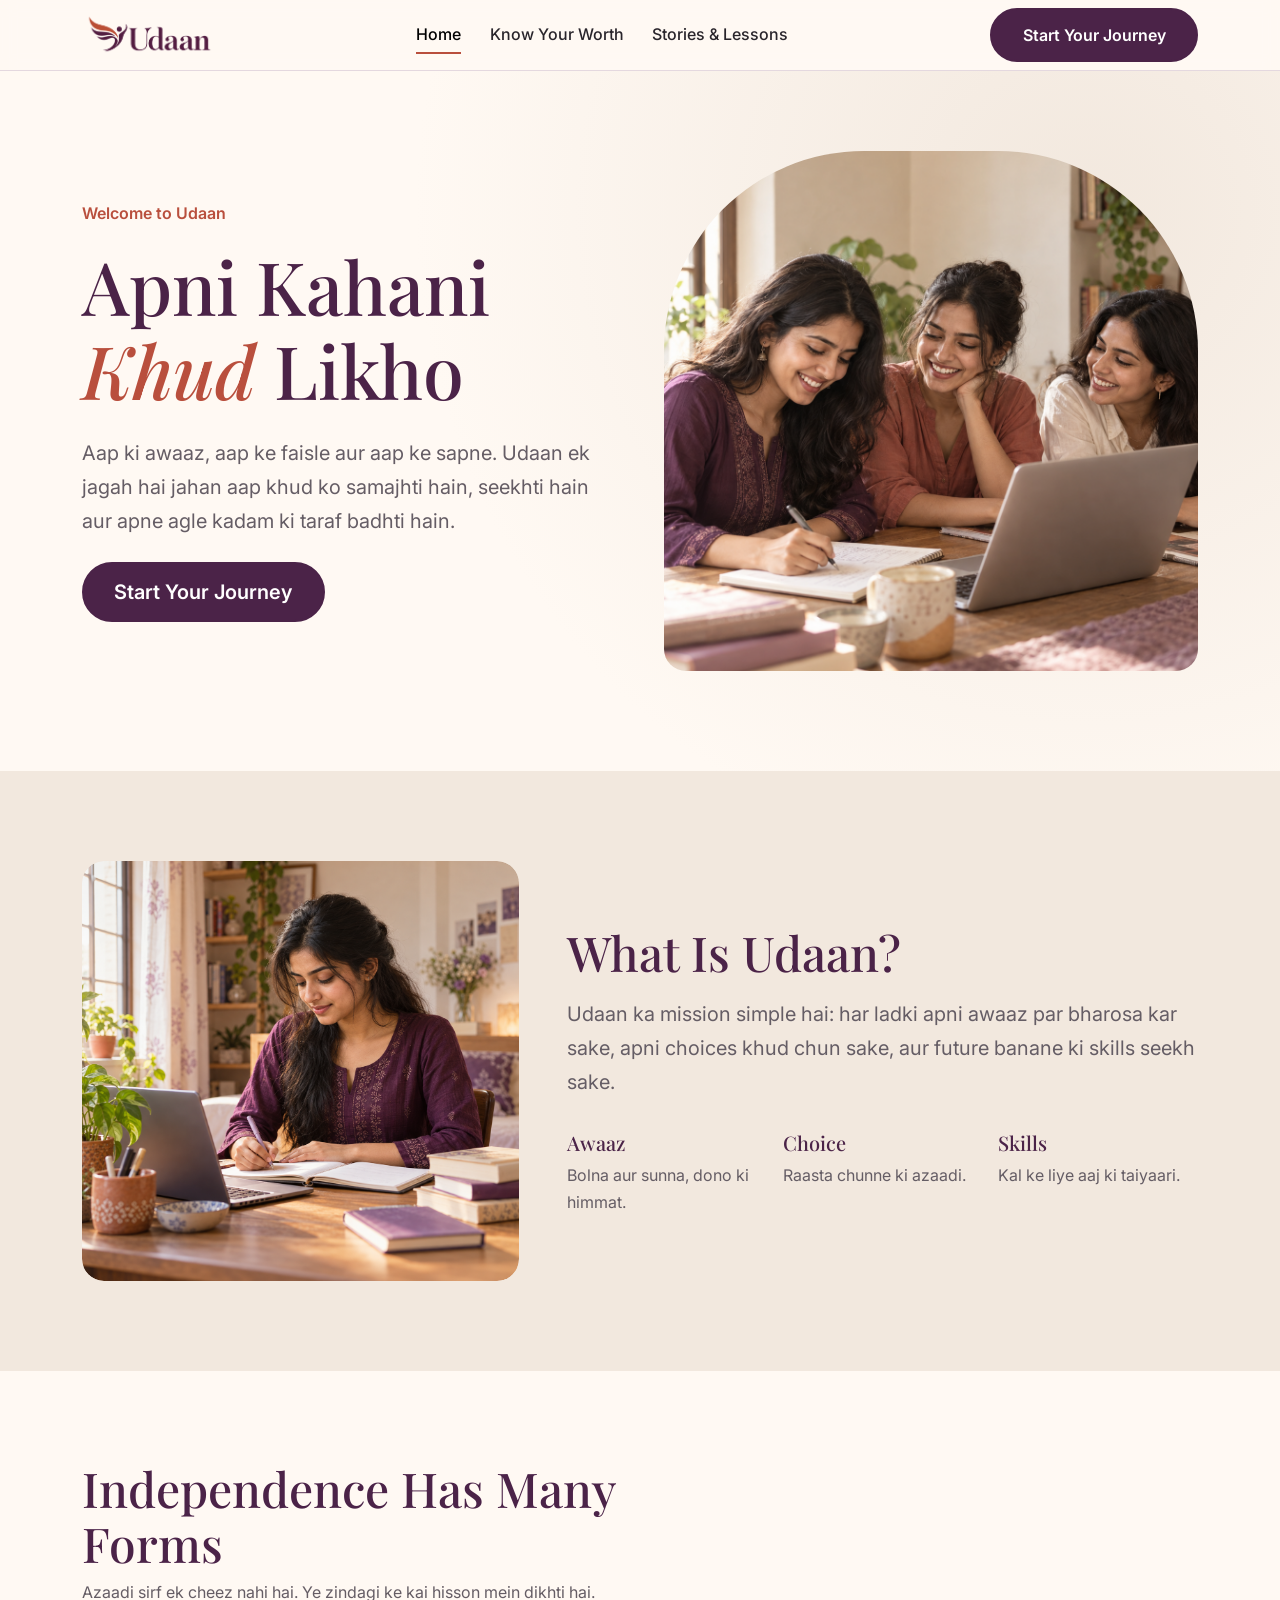
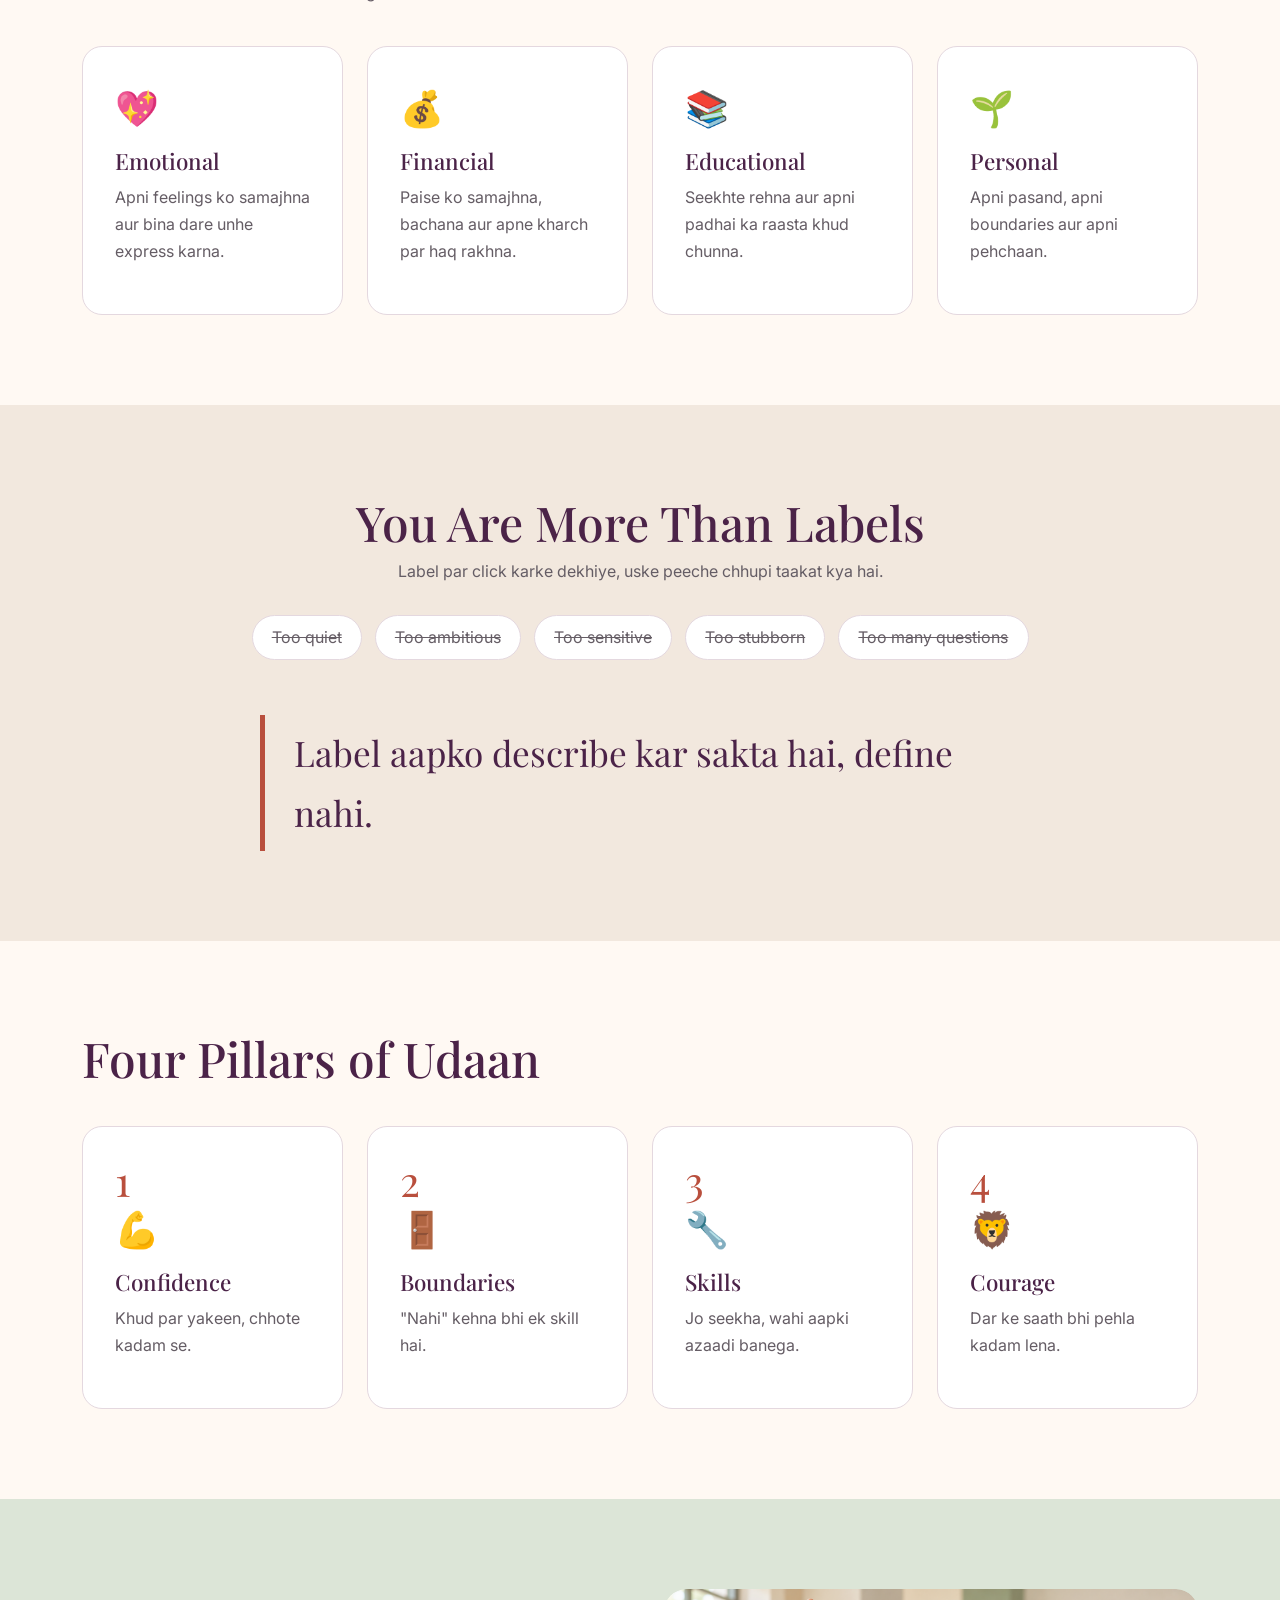
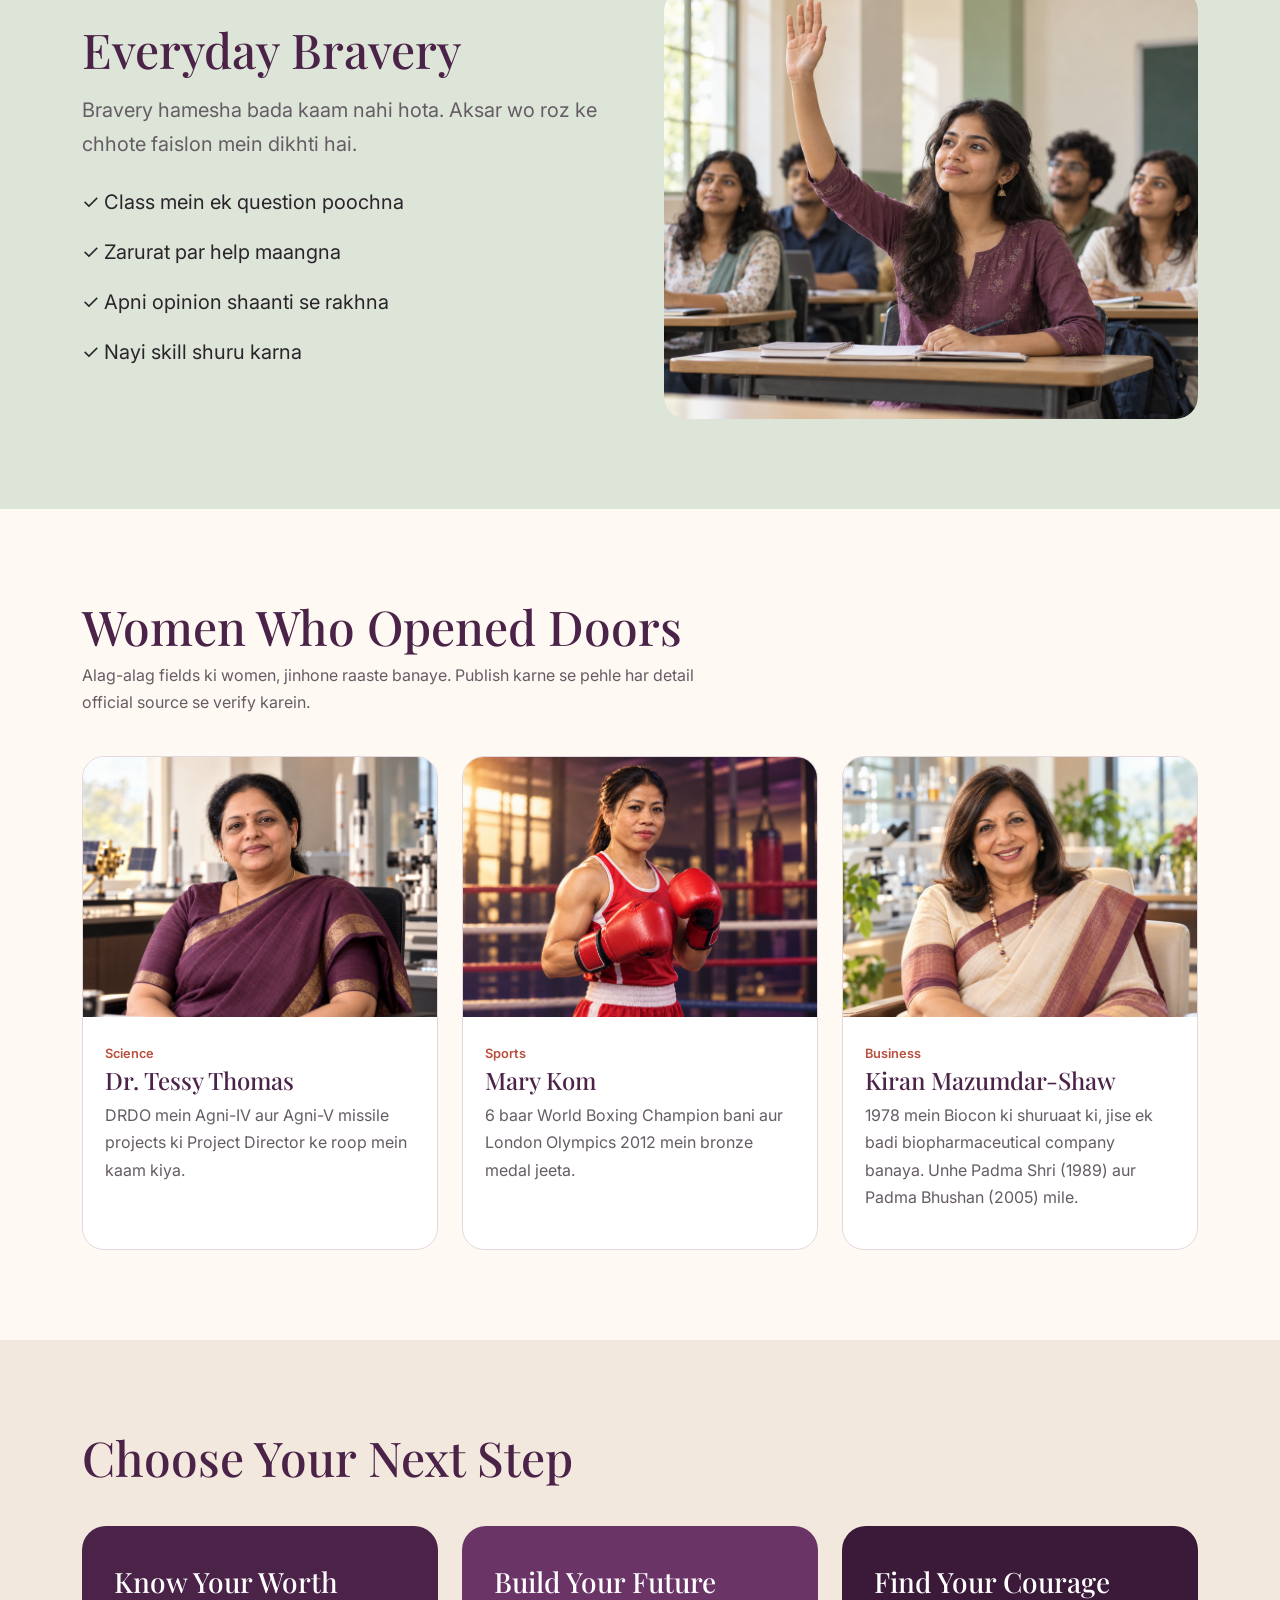
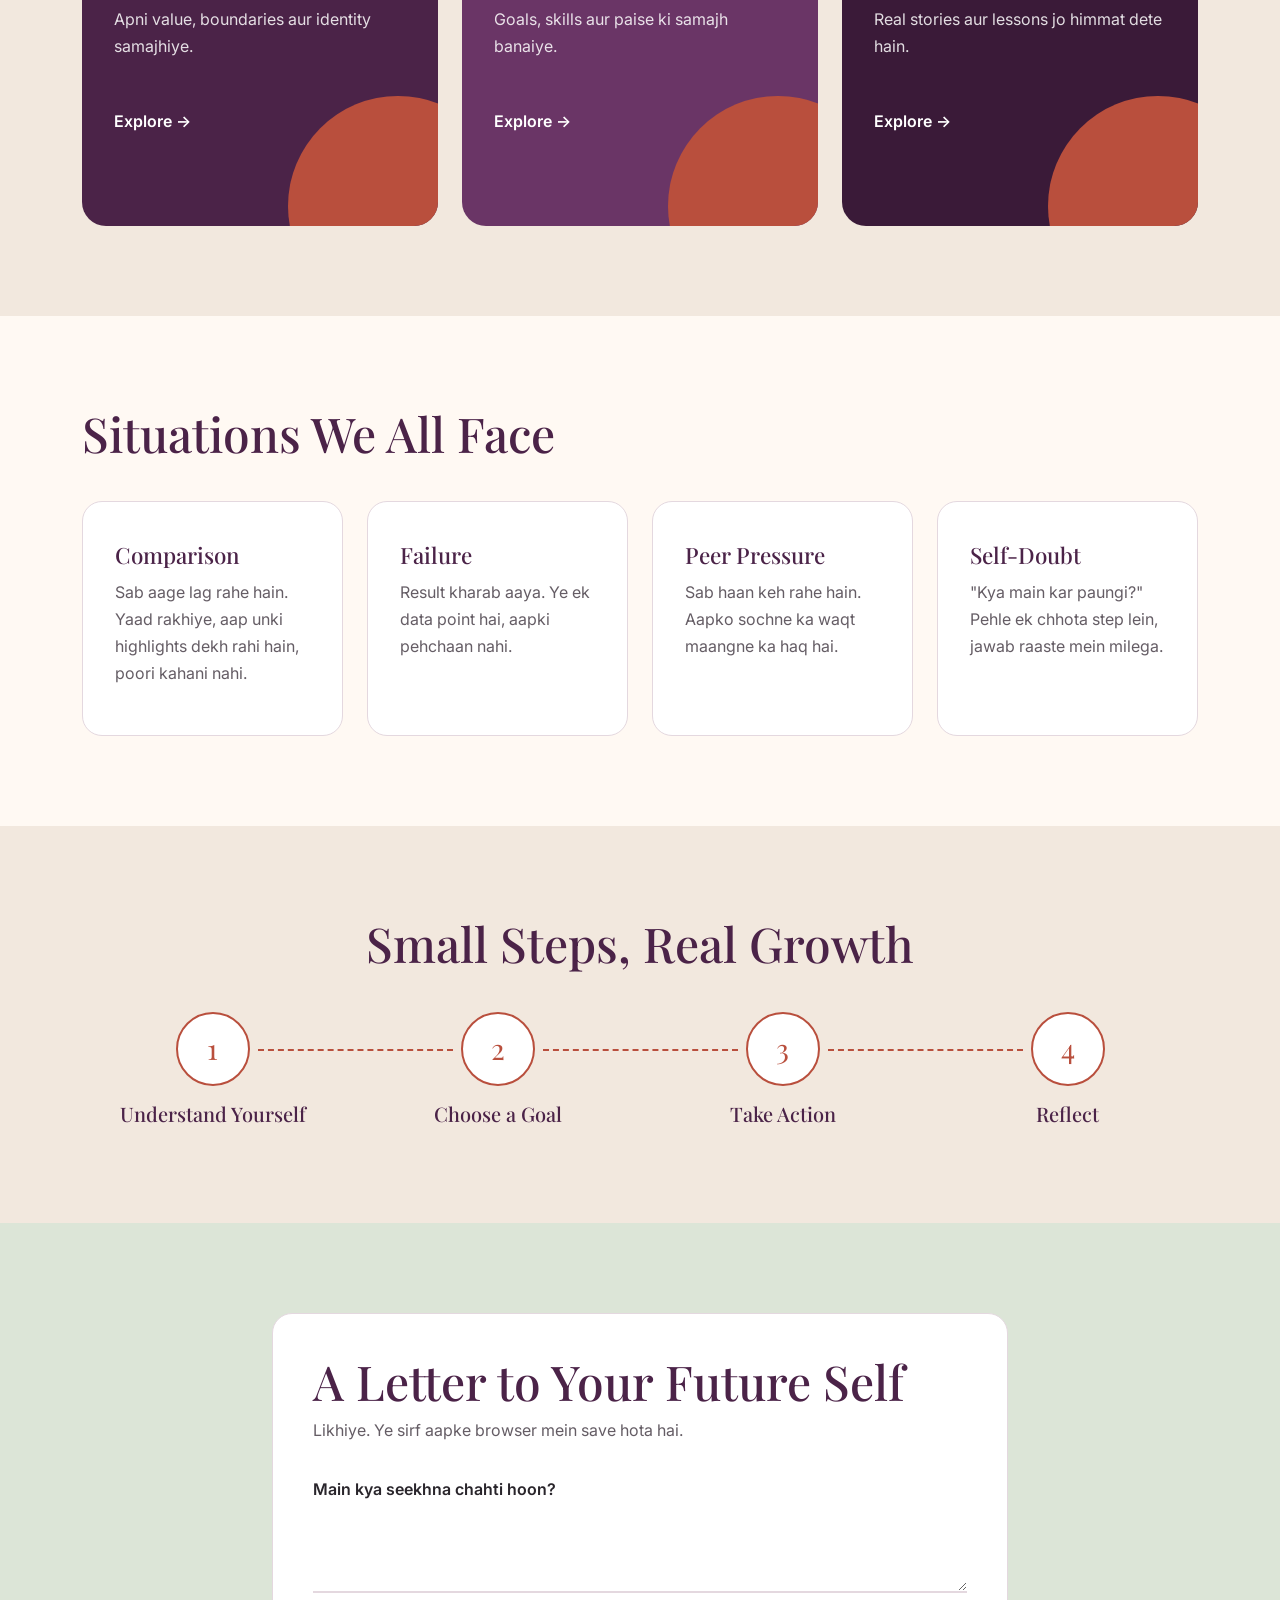
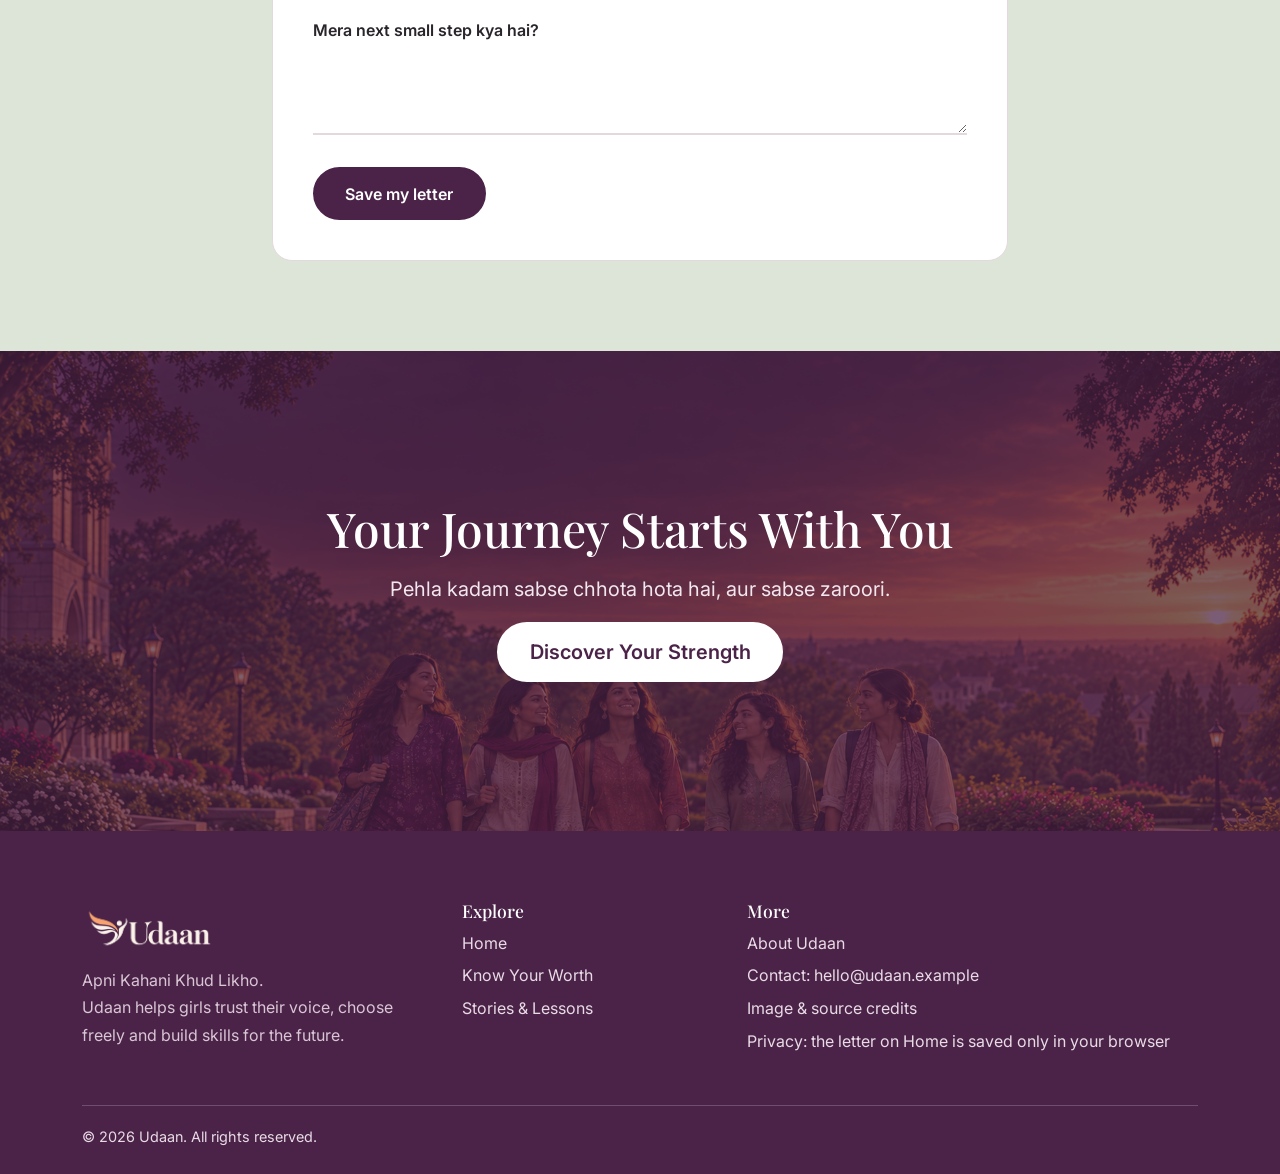
<file: index.html>
<!DOCTYPE html>
<html lang="en">

<head>
    <meta charset="utf-8">
    <meta name="viewport" content="width=device-width,initial-scale=1">
    <title>Home | Udaan</title>
    <link href="https://cdn.jsdelivr.net/npm/bootstrap@5.3.3/dist/css/bootstrap.min.css" rel="stylesheet">
    <link
        href="https://fonts.googleapis.com/css2?family=Inter:wght@400;500;600&family=Playfair+Display:ital,wght@0,600;0,700;1,600&display=swap"
        rel="stylesheet">
    <link href="css/style.css" rel="stylesheet">
     <link rel="shortcut icon" href="images/beautiful.png" type="image/x-icon">
</head>

<body>
    <nav class="navbar navbar-expand-lg sticky-top">
        <div class="container">
            <a class="brand" href="index.html" aria-label="UDAAN Home">
                <img src="images/image.png" alt="UDAAN" class="brand-logo">
            </a>
            <button class="navbar-toggler" data-bs-toggle="collapse" data-bs-target="#nv" aria-label="Menu">
                <span class="navbar-toggler-icon"></span>
            </button>
            <div class="collapse navbar-collapse" id="nv">
                <ul class="navbar-nav mx-auto">
                    <li><a class="nav-link active" href="index.html">Home</a></li>
                    <li><a class="nav-link" href="knp.html">Know Your Worth</a></li>
                    <!-- <li><a class="nav-link" href="build-your-future.html">Build Your Future</a></li> -->
                    <li><a class="nav-link" href="story.html">Stories &amp; Lessons</a></li>
                </ul>
                <a href="index.html#choose" class="btn btn-plum">Start Your Journey</a>
            </div>
        </div>
    </nav>
    <main>
        <section class="hero">
            <div class="container">
                <div class="row align-items-center g-5">
                    <div class="col-lg-6 hero-load">
                        <p class="fw-semibold" style="color:var(--terra)">Welcome to Udaan</p>
                        <h1>Apni Kahani <em>Khud</em> Likho</h1>
                        <p class="fs-5 my-4">Aap ki awaaz, aap ke faisle aur aap ke sapne. Udaan ek jagah hai jahan aap
                            khud ko samajhti hain, seekhti hain aur apne agle kadam ki taraf badhti hain.</p><a
                            href="#choose" class="btn btn-plum btn-lg">Start Your Journey</a>
                    </div>
                    <div class="col-lg-6"><img class="photo" src="images/image copy.png"
                            alt="Confident Indian women laughing and working together"></div>
                </div>
            </div>
        </section>

        <section class="alt" id="what">
            <div class="container">
                <div class="row align-items-center g-5">
                    <div class="col-lg-5 reveal">
                        <div class="img-wrap"><img class="photo" style="height:420px" src="images/image copy 2.png"
                                alt="Indian girl studying with focus"></div>
                    </div>
                    <div class="col-lg-7 reveal">
                        <h2>What Is Udaan?</h2>
                        <p class="fs-5 mt-3">Udaan ka mission simple hai: har ladki apni awaaz par bharosa kar sake,
                            apni choices khud chun sake, aur future banane ki skills seekh sake.</p>
                        <div class="row g-3 mt-2">
                            <div class="col-md-4">
                                <h4 class="fs-5">Awaaz</h4>
                                <p class="mb-0">Bolna aur sunna, dono ki himmat.</p>
                            </div>
                            <div class="col-md-4">
                                <h4 class="fs-5">Choice</h4>
                                <p class="mb-0">Raasta chunne ki azaadi.</p>
                            </div>
                            <div class="col-md-4">
                                <h4 class="fs-5">Skills</h4>
                                <p class="mb-0">Kal ke liye aaj ki taiyaari.</p>
                            </div>
                        </div>
                    </div>
                </div>
            </div>
        </section>

        <section>
            <div class="container">
                <div class="lead-in reveal">
                    <h2>Independence Has Many Forms</h2>
                    <p>Azaadi sirf ek cheez nahi hai. Ye zindagi ke kai hisson mein dikhti hai.</p>
                </div>
                <div class="row g-4">
                    <div class="col-md-6 col-lg-3 reveal">
                        <div class="card-u"><span class="ico">&#128150;</span>
                            <h3>Emotional</h3>
                            <p>Apni feelings ko samajhna aur bina dare unhe express karna.</p>
                        </div>
                    </div>
                    <div class="col-md-6 col-lg-3 reveal">
                        <div class="card-u"><span class="ico">&#128176;</span>
                            <h3>Financial</h3>
                            <p>Paise ko samajhna, bachana aur apne kharch par haq rakhna.</p>
                        </div>
                    </div>
                    <div class="col-md-6 col-lg-3 reveal">
                        <div class="card-u"><span class="ico">&#128218;</span>
                            <h3>Educational</h3>
                            <p>Seekhte rehna aur apni padhai ka raasta khud chunna.</p>
                        </div>
                    </div>
                    <div class="col-md-6 col-lg-3 reveal">
                        <div class="card-u"><span class="ico">&#127793;</span>
                            <h3>Personal</h3>
                            <p>Apni pasand, apni boundaries aur apni pehchaan.</p>
                        </div>
                    </div>
                </div>
            </div>
        </section>

        <section class="alt">
            <div class="container text-center">
                <div class="reveal">
                    <h2>You Are More Than Labels</h2>
                    <p class="mx-auto" style="max-width:560px">Label par click karke dekhiye, uske peeche chhupi taakat
                        kya hai.</p>
                </div>
                <div class="my-4 reveal"><span class="label-chip" tabindex="0"><span class="old">Too quiet</span><span
                            class="strength">Thoughtful listener</span></span><span class="label-chip"
                        tabindex="0"><span class="old">Too ambitious</span><span class="strength">Clear about her
                            goals</span></span><span class="label-chip" tabindex="0"><span class="old">Too
                            sensitive</span><span class="strength">Deeply empathetic</span></span><span
                        class="label-chip" tabindex="0"><span class="old">Too stubborn</span><span
                            class="strength">Stands by her values</span></span><span class="label-chip"
                        tabindex="0"><span class="old">Too many questions</span><span class="strength">Curious
                            mind</span></span></div>
                <div class="quote text-start mx-auto mt-5 reveal" style="max-width:760px">Label aapko describe kar sakta
                    hai, define nahi.</div>
            </div>
        </section>

        <section>
            <div class="container">
                <div class="lead-in reveal">
                    <h2>Four Pillars of Udaan</h2>
                </div>
                <div class="row g-4">
                    <div class="col-6 col-lg-3 reveal">
                        <div class="card-u"><span class="num">1</span><span class="ico">&#128170;</span>
                            <h3>Confidence</h3>
                            <p>Khud par yakeen, chhote kadam se.</p>
                        </div>
                    </div>
                    <div class="col-6 col-lg-3 reveal">
                        <div class="card-u"><span class="num">2</span><span class="ico">&#128682;</span>
                            <h3>Boundaries</h3>
                            <p>"Nahi" kehna bhi ek skill hai.</p>
                        </div>
                    </div>
                    <div class="col-6 col-lg-3 reveal">
                        <div class="card-u"><span class="num">3</span><span class="ico">&#128295;</span>
                            <h3>Skills</h3>
                            <p>Jo seekha, wahi aapki azaadi banega.</p>
                        </div>
                    </div>
                    <div class="col-6 col-lg-3 reveal">
                        <div class="card-u"><span class="num">4</span><span class="ico">&#129409;</span>
                            <h3>Courage</h3>
                            <p>Dar ke saath bhi pehla kadam lena.</p>
                        </div>
                    </div>
                </div>
            </div>
        </section>

        <section class="sage">
            <div class="container">
                <div class="row align-items-center g-5">
                    <div class="col-lg-6 reveal">
                        <h2>Everyday Bravery</h2>
                        <p class="fs-5 mt-3">Bravery hamesha bada kaam nahi hota. Aksar wo roz ke chhote faislon mein
                            dikhti hai.</p>
                        <ul class="list-unstyled mt-4">
                            <li class="mb-3 fs-5">&#10003; Class mein ek question poochna</li>
                            <li class="mb-3 fs-5">&#10003; Zarurat par help maangna</li>
                            <li class="mb-3 fs-5">&#10003; Apni opinion shaanti se rakhna</li>
                            <li class="fs-5">&#10003; Nayi skill shuru karna</li>
                        </ul>
                    </div>
                    <div class="col-lg-6 reveal">
                        <div class="img-wrap"><img class="photo" style="height:430px" src="images/image copy 3.png"
                                alt="Young woman raising her hand in a classroom"></div>
                    </div>
                </div>
            </div>
        </section>

        <section>
            <div class="container">
                <div class="lead-in reveal">
                    <h2>Women Who Opened Doors</h2>
                    <p>Alag-alag fields ki women, jinhone raaste banaye. Publish karne se pehle har detail official
                        source se verify karein.</p>
                </div>
                <div class="row g-4">
                    <div class="col-md-4 reveal">
                        <div class="person"><img class="photo position-center" src="images/image copy 7.png"
                                alt="Portrait of a woman scientist">
                            <div><span class="tag">Science</span>
                                <h3 class="fs-4">Dr. Tessy Thomas</h3>
                                <p>DRDO mein Agni-IV aur Agni-V missile projects ki Project Director ke roop mein kaam kiya.</p>
                            </div>
                        </div>
                    </div>
                    <div class="col-md-4 reveal">
                        <div class="person"><img class="photo" src="images/image copy 5.png"
                                alt="Indian woman athlete in action">
                            <div><span class="tag">Sports</span>
                                <h3 class="fs-4">Mary Kom</h3>
                                <p>6 baar World Boxing Champion bani aur London Olympics 2012 mein bronze medal jeeta.
                                </p>
                            </div>
                        </div>
                    </div>
                    <div class="col-md-4 reveal">
                        <div class="person"><img class="photo" src="images/image copy 6.png"
                                alt="Woman entrepreneur leading a team">
                            <div><span class="tag">Business</span>
                                <h3 class="fs-4">Kiran Mazumdar-Shaw</h3>
                                <p>1978 mein Biocon ki shuruaat ki, jise ek badi biopharmaceutical company banaya. Unhe
                                    Padma Shri (1989) aur Padma Bhushan (2005) mile.</p>
                            </div>
                        </div>
                    </div>
                </div>
            </div>
        </section>

        <section class="alt" id="choose">
            <div class="container">
                <div class="lead-in reveal">
                    <h2>Choose Your Next Step</h2>
                </div>
                <div class="row g-4">
                    <div class="col-lg-4 reveal"><a class="big" href="know-your-worth.html">
                            <h3>Know Your Worth</h3>
                            <p>Apni value, boundaries aur identity samajhiye.</p><span class="go">Explore &rarr;</span>
                        </a></div>
                    <div class="col-lg-4 reveal"><a class="big b2" href="build-your-future.html">
                            <h3>Build Your Future</h3>
                            <p>Goals, skills aur paise ki samajh banaiye.</p><span class="go">Explore &rarr;</span>
                        </a></div>
                    <div class="col-lg-4 reveal"><a class="big b3" href="stories-lessons.html">
                            <h3>Find Your Courage</h3>
                            <p>Real stories aur lessons jo himmat dete hain.</p><span class="go">Explore &rarr;</span>
                        </a></div>
                </div>
            </div>
        </section>

        <section>
            <div class="container">
                <div class="lead-in reveal">
                    <h2>Situations We All Face</h2>
                </div>
                <div class="row g-4">
                    <div class="col-md-6 col-lg-3 reveal">
                        <div class="card-u">
                            <h3>Comparison</h3>
                            <p>Sab aage lag rahe hain. Yaad rakhiye, aap unki highlights dekh rahi hain, poori kahani
                                nahi.</p>
                        </div>
                    </div>
                    <div class="col-md-6 col-lg-3 reveal">
                        <div class="card-u">
                            <h3>Failure</h3>
                            <p>Result kharab aaya. Ye ek data point hai, aapki pehchaan nahi.</p>
                        </div>
                    </div>
                    <div class="col-md-6 col-lg-3 reveal">
                        <div class="card-u">
                            <h3>Peer Pressure</h3>
                            <p>Sab haan keh rahe hain. Aapko sochne ka waqt maangne ka haq hai.</p>
                        </div>
                    </div>
                    <div class="col-md-6 col-lg-3 reveal">
                        <div class="card-u">
                            <h3>Self-Doubt</h3>
                            <p>"Kya main kar paungi?" Pehle ek chhota step lein, jawab raaste mein milega.</p>
                        </div>
                    </div>
                </div>
            </div>
        </section>

        <section class="alt">
            <div class="container">
                <div class="text-center lead-in mx-auto reveal">
                    <h2>Small Steps, Real Growth</h2>
                </div>
                <div class="row g-4">
                    <div class="col-6 col-md-3 step reveal">
                        <div class="dot">1</div>
                        <h3 class="fs-5">Understand Yourself</h3>
                    </div>
                    <div class="col-6 col-md-3 step reveal">
                        <div class="dot">2</div>
                        <h3 class="fs-5">Choose a Goal</h3>
                    </div>
                    <div class="col-6 col-md-3 step reveal">
                        <div class="dot">3</div>
                        <h3 class="fs-5">Take Action</h3>
                    </div>
                    <div class="col-6 col-md-3 step reveal">
                        <div class="dot">4</div>
                        <h3 class="fs-5">Reflect</h3>
                    </div>
                </div>
            </div>
        </section>

        <section class="sage">
            <div class="container">
                <div class="row justify-content-center">
                    <div class="col-lg-8 reveal">
                        <div class="letter">
                            <h2>A Letter to Your Future Self</h2>
                            <p>Likhiye. Ye sirf aapke browser mein save hota hai.</p>
                            <label class="fw-semibold mt-3" for="q1">Main kya seekhna chahti hoon?</label><textarea
                                id="q1"></textarea>
                            <label class="fw-semibold mt-3" for="q2">Mera next small step kya hai?</label><textarea
                                id="q2"></textarea>
                            <div class="d-flex align-items-center gap-3 mt-4"><button class="btn btn-plum"
                                    id="saveLetter">Save my letter</button><span id="saved">Saved. Kal milte
                                    hain.</span></div>
                        </div>
                    </div>
                </div>
            </div>
        </section>

        <section class="closing"><img src="images/image copy 9.png" alt="Group of Indian women walking together outdoors">
            <div class="container reveal">
                <h2>Your Journey Starts With You</h2>
                <p class="fs-5 my-3">Pehla kadam sabse chhota hota hai, aur sabse zaroori.</p><a href="#choose"
                    class="btn btn-plum btn-lg" style="background:#fff;color:var(--plum);border-color:#fff">Discover
                    Your Strength</a>
            </div>
        </section>
    </main>
    <footer>
        <div class="container">
            <div class="row g-4">
                <div class="col-lg-4"> <a class="brand" href="index.html" aria-label="UDAAN Home">
                <img src="images/image copy 4.png" alt="UDAAN" class="brand-logo">
            </a>
                    <p class="mt-2">Apni Kahani Khud Likho.<br>Udaan helps girls trust their voice, choose freely and
                        build skills for the future.</p>
                </div>
                <div class="col-6 col-lg-3">
                    <h4>Explore</h4><a href="index.html">Home</a><a href="knp.html">Know Your Worth</a><a href="story.html">Stories &amp;
                        Lessons</a>
                </div>
                <div class="col-6 col-lg-5">
                    <h4>More</h4><a href="#">About Udaan</a><a href="mailto:hello@udaan.example">Contact:
                        hello@udaan.example</a><a href="#">Image &amp; source credits</a><a href="#">Privacy: the letter
                        on Home is saved only in your browser</a>
                </div>
            </div>
            <div class="copy">&copy; 2026 Udaan. All rights reserved.</div>
        </div>
    </footer>
    <script src="https://cdn.jsdelivr.net/npm/bootstrap@5.3.3/dist/js/bootstrap.bundle.min.js"></script>
    <script src="screipt.js"></script>
</body>

</html>
</file>
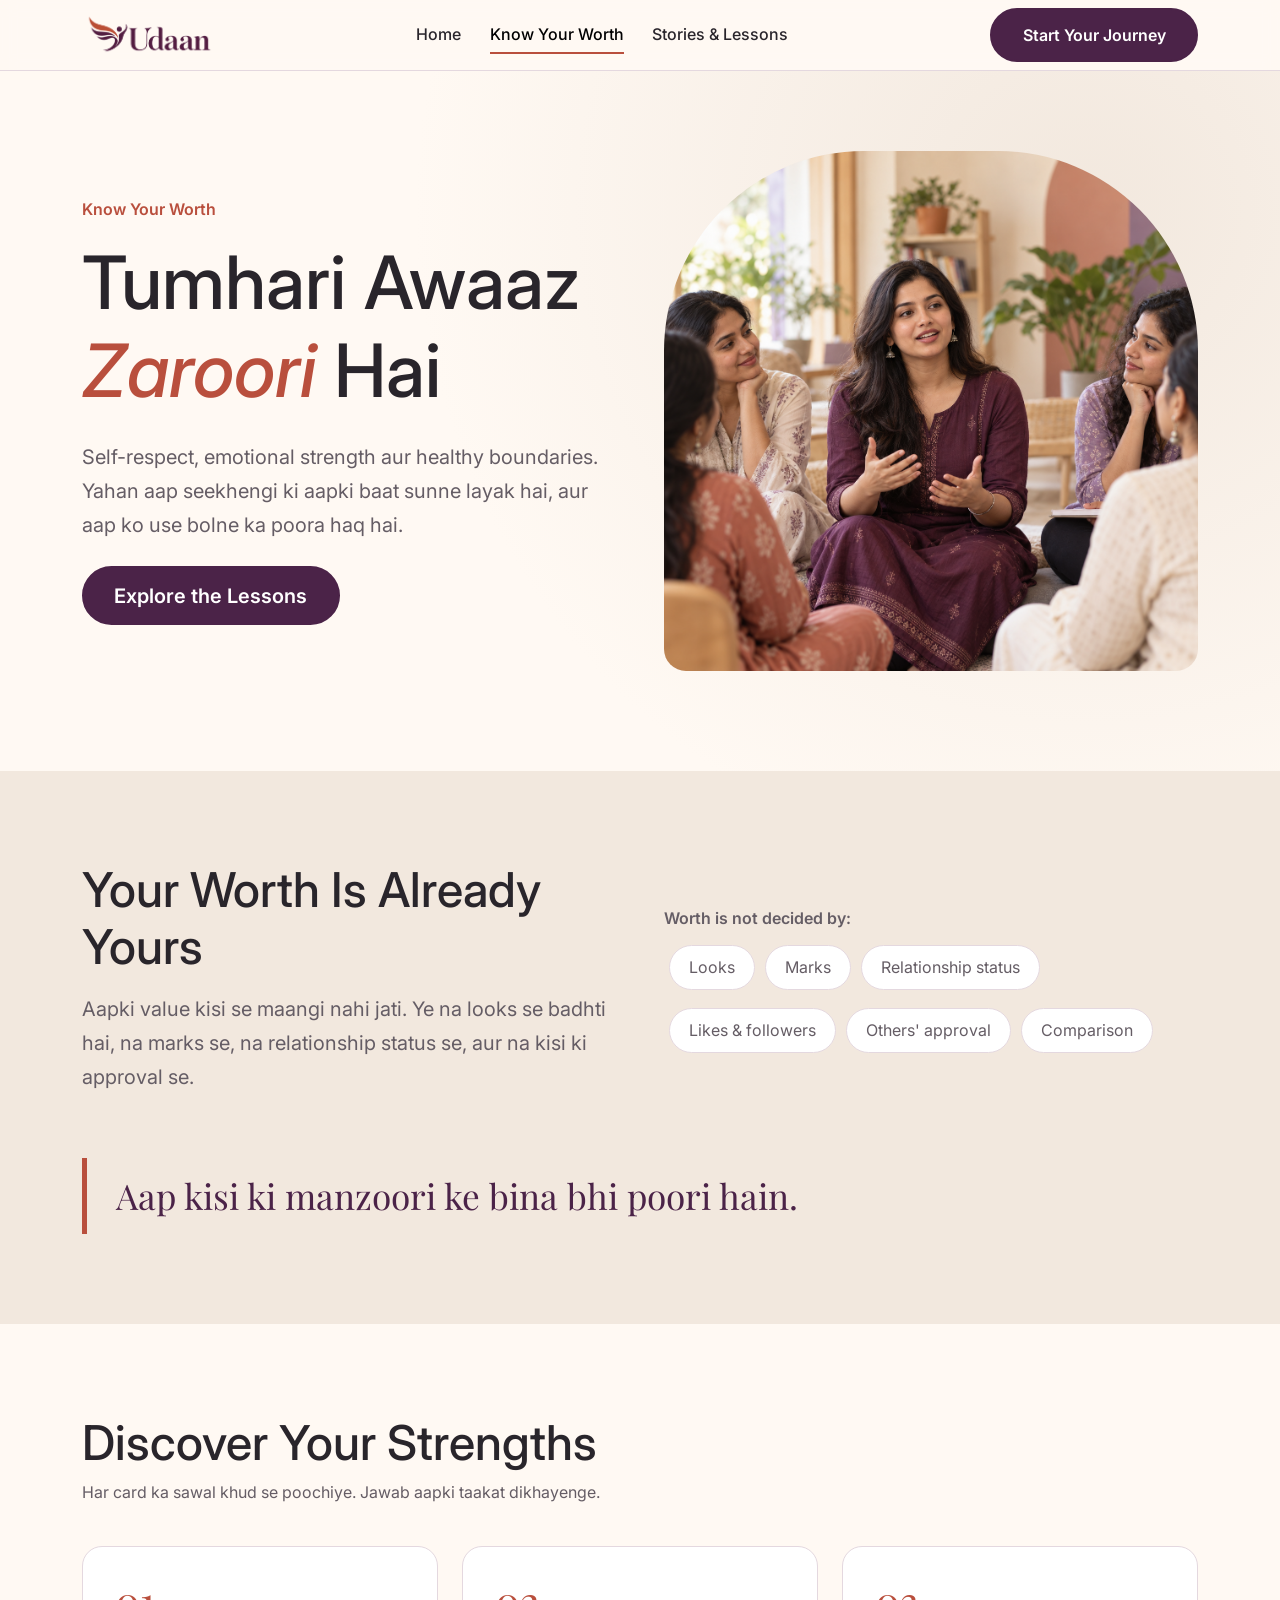
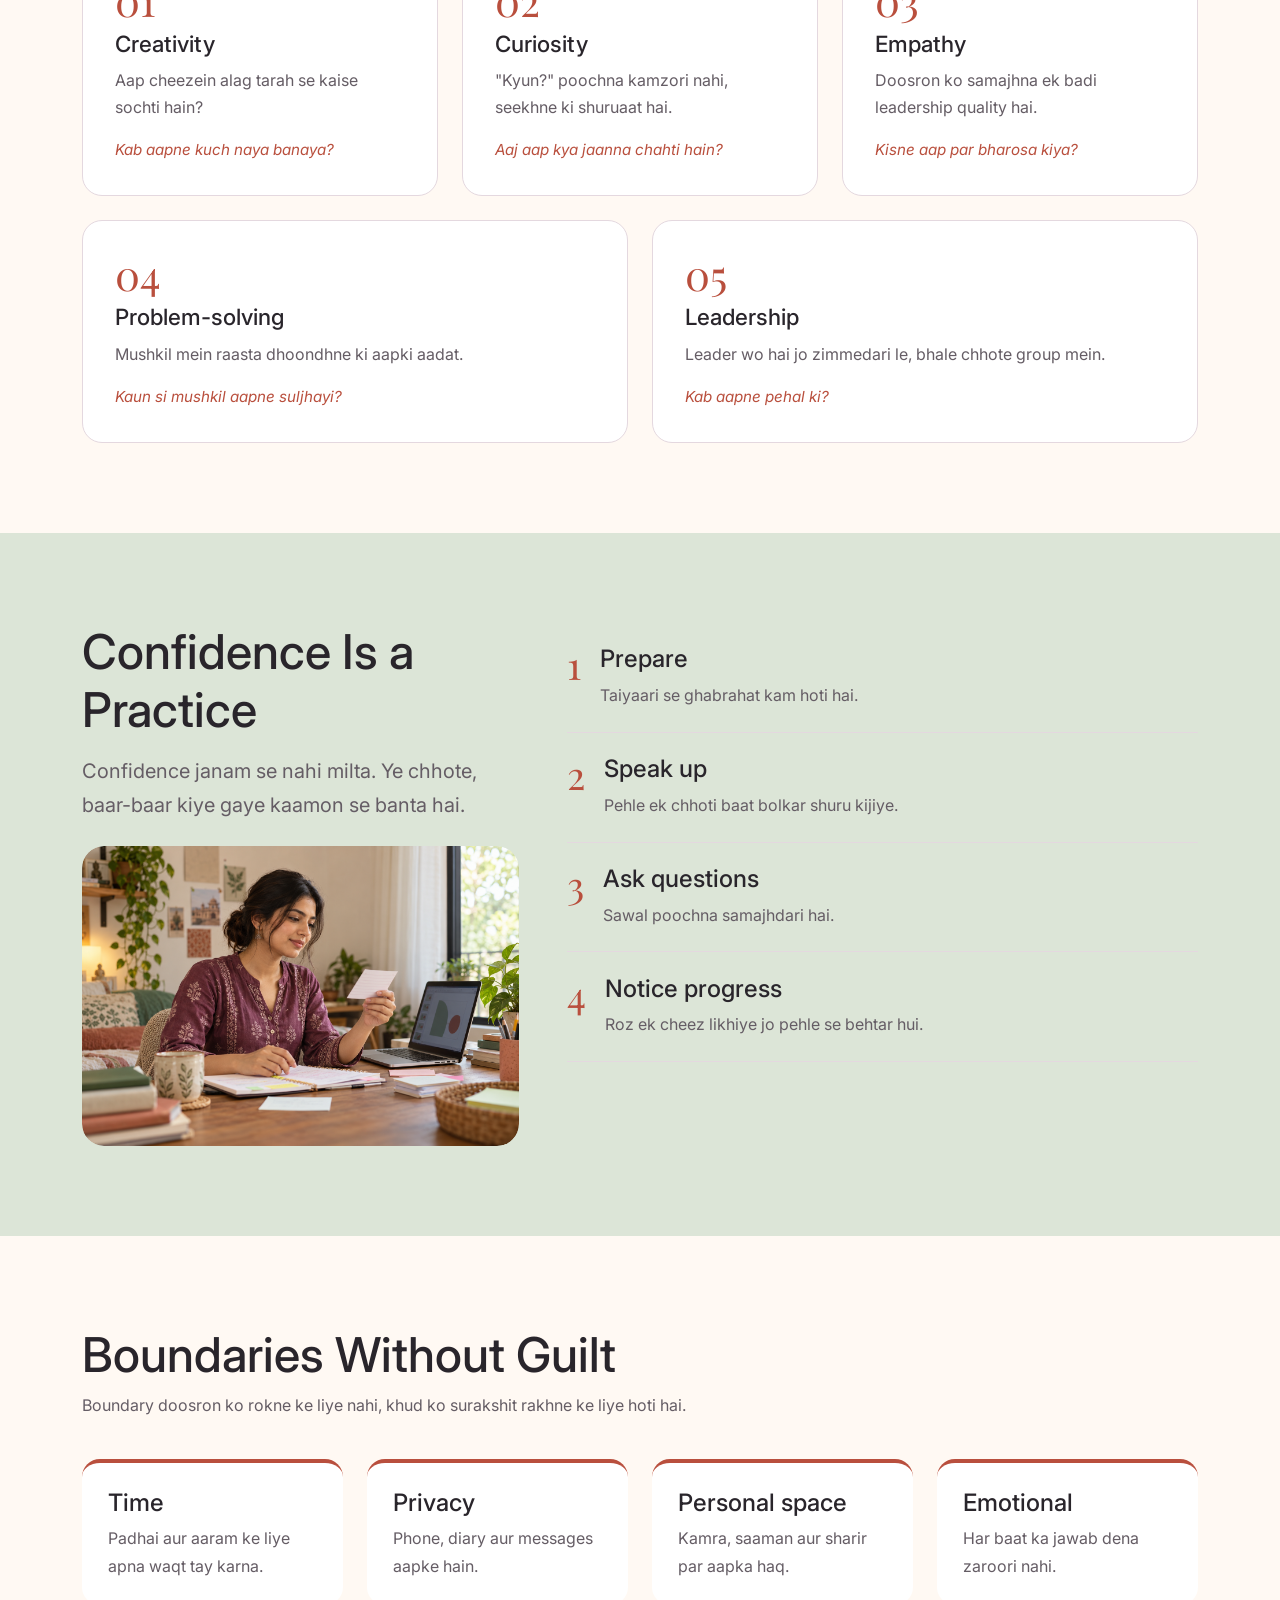
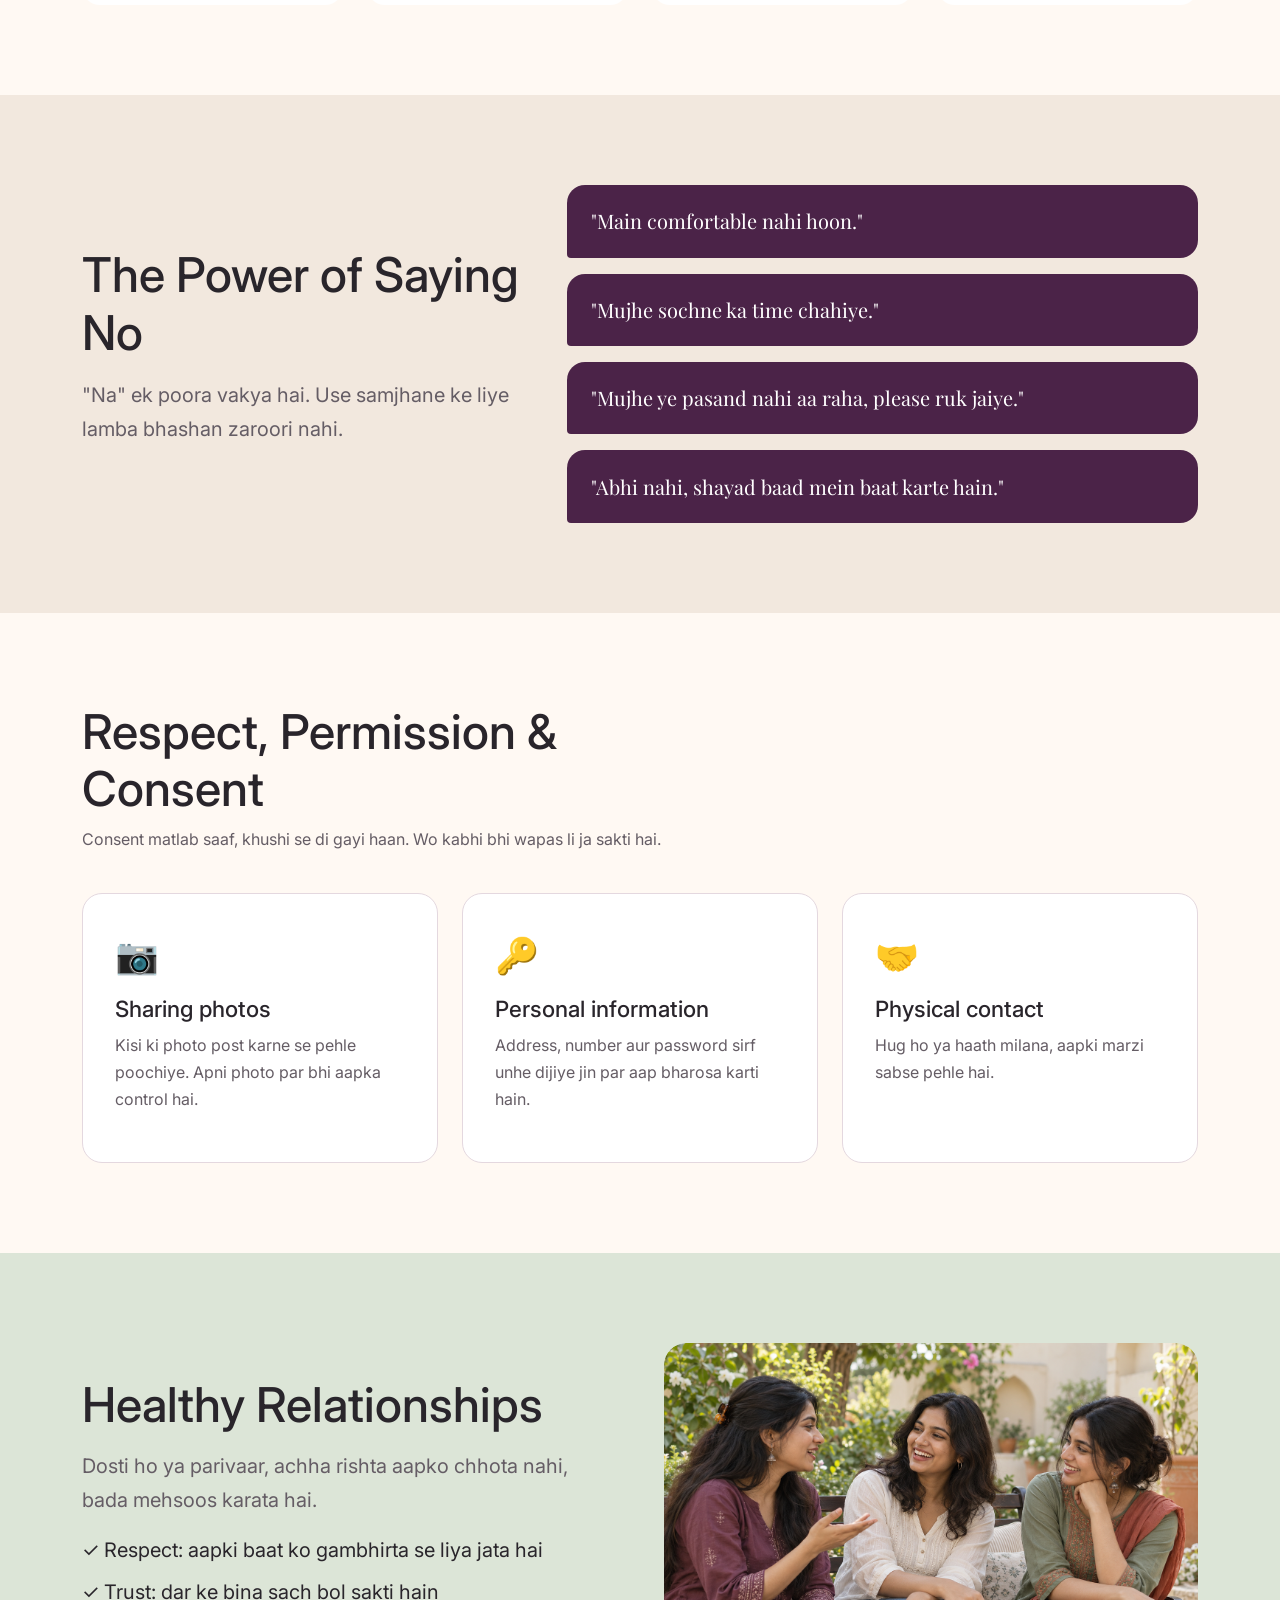
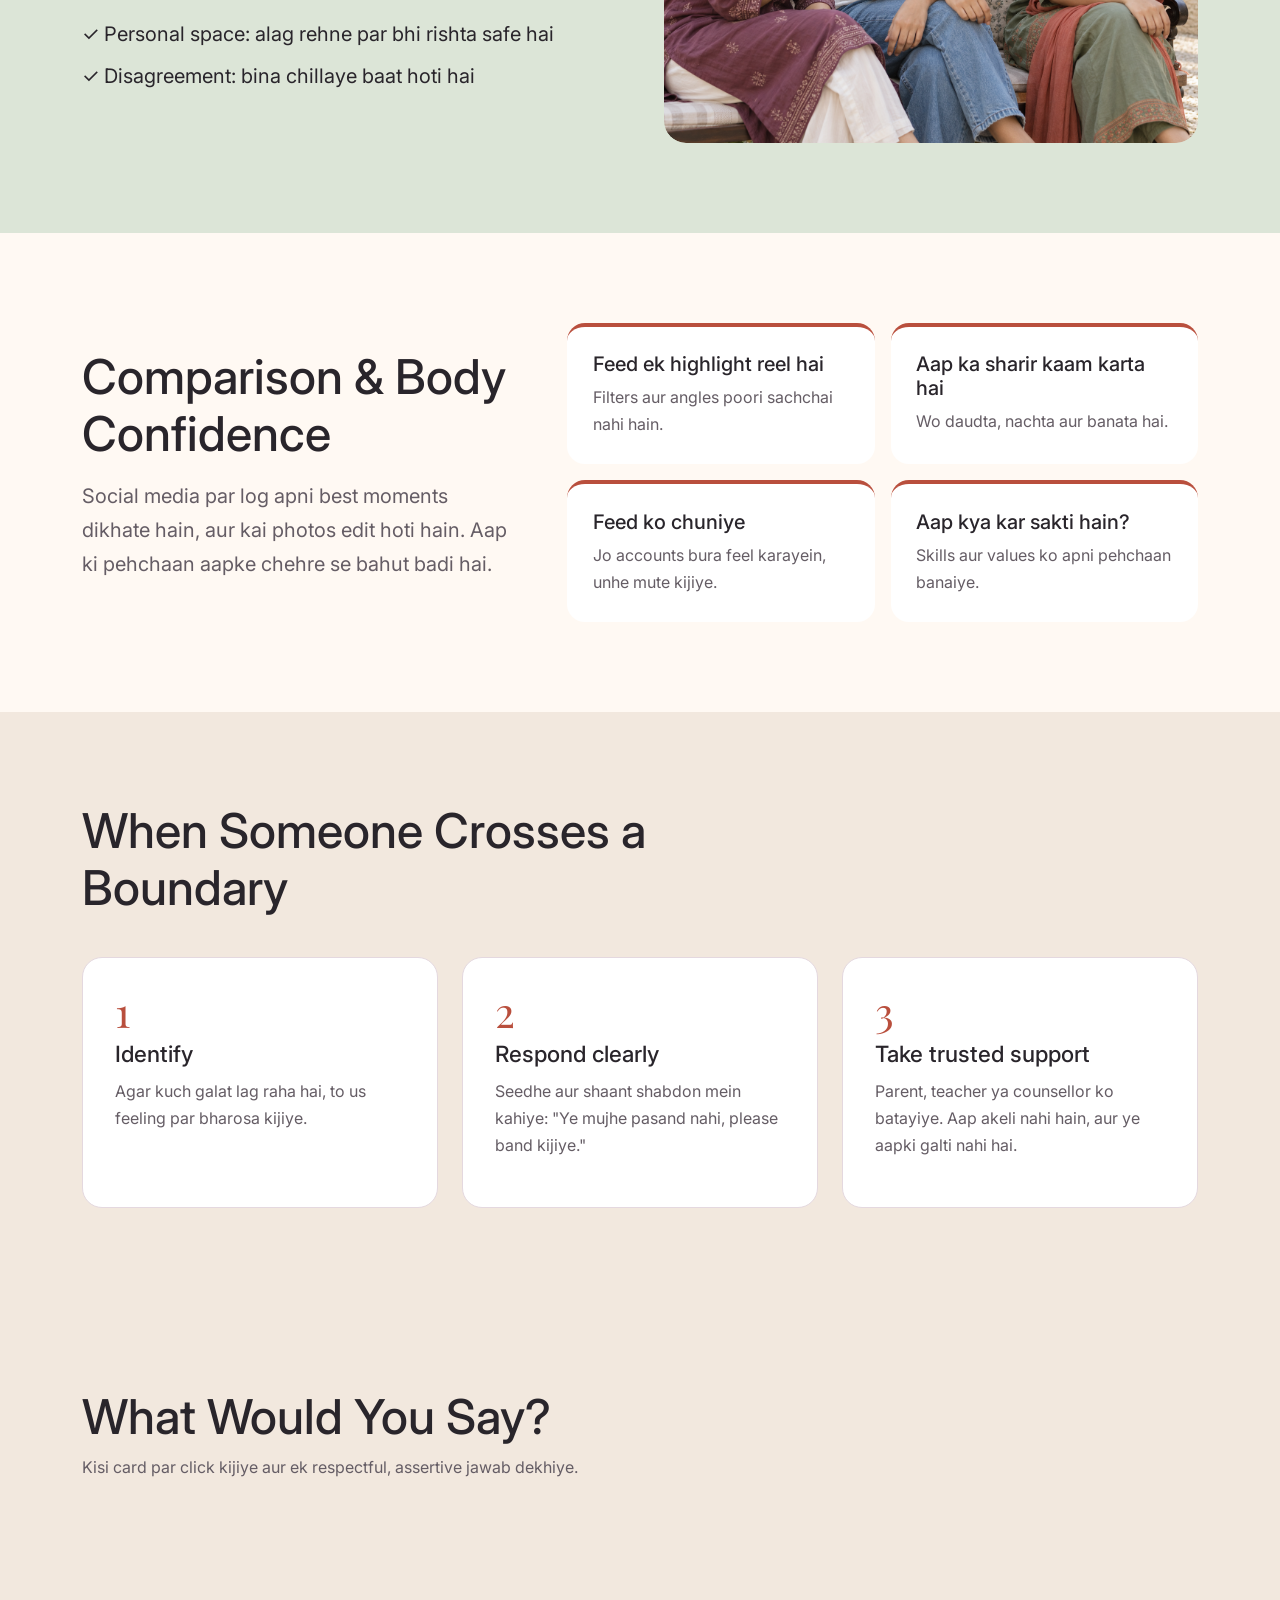
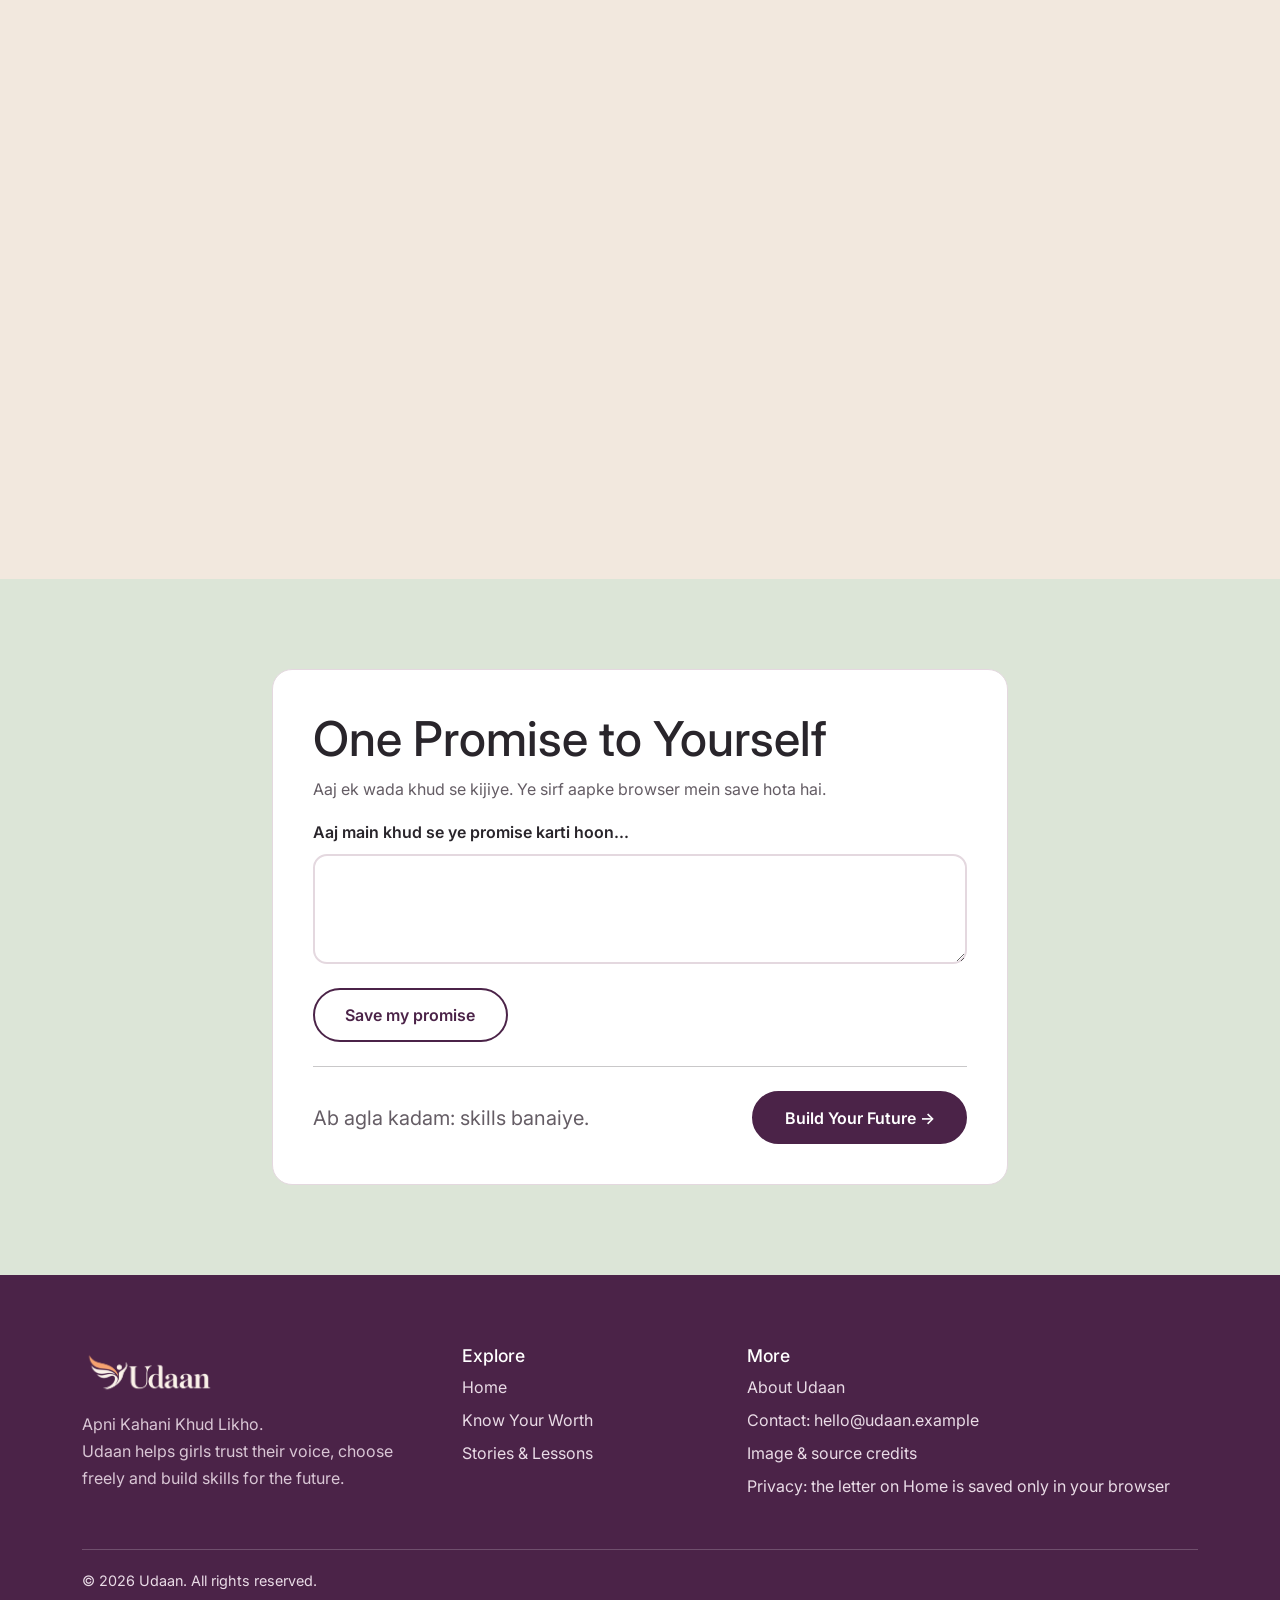
<file: knp.html>
<!DOCTYPE html>
<html lang="en">

<head>
    <meta charset="utf-8">
    <meta name="viewport" content="width=device-width,initial-scale=1">
    <title>Know Your Worth | Udaan</title>
    <link href="https://cdn.jsdelivr.net/npm/bootstrap@5.3.3/dist/css/bootstrap.min.css" rel="stylesheet">
    <link
        href="https://fonts.googleapis.com/css2?family=Inter:wght@400;500;600&family=Playfair+Display:ital,wght@0,600;0,700;1,600&display=swap"
        rel="stylesheet">
    <link href="css/knp.css" rel="stylesheet">
</head>

<body>
    <nav class="navbar navbar-expand-lg sticky-top">
        <div class="container">
            <a class="brand" href="index.html" aria-label="UDAAN Home">
                <img src="images/image.png" alt="UDAAN" class="brand-logo">
            </a>
            <button class="navbar-toggler" data-bs-toggle="collapse" data-bs-target="#nv" aria-label="Menu">
                <span class="navbar-toggler-icon"></span>
            </button>
            <div class="collapse navbar-collapse" id="nv">
                <ul class="navbar-nav mx-auto">
                    <li><a class="nav-link" href="index.html">Home</a></li>
                    <li><a class="nav-link active" href="knp.html">Know Your Worth</a></li>
                    <!-- <li><a class="nav-link" href="build-your-future.html">Build Your Future</a></li> -->
                    <li><a class="nav-link" href="story.html">Stories &amp; Lessons</a></li>
                </ul>
                <a href="index.html#choose" class="btn btn-plum">Start Your Journey</a>
            </div>
        </div>
    </nav>
    <main>
        <section class="hero">
            <div class="container">
                <div class="row align-items-center g-5">
                    <div class="col-lg-6 hero-load">
                        <p class="fw-semibold" style="color:var(--terra)">Know Your Worth</p>
                        <h1>Tumhari Awaaz <em>Zaroori</em> Hai</h1>
                        <p class="fs-5 my-4">Self-respect, emotional strength aur healthy boundaries. Yahan aap
                            seekhengi ki aapki baat sunne layak hai, aur aap ko use bolne ka poora haq hai.</p><a
                            href="#strengths" class="btn btn-plum btn-lg">Explore the Lessons</a>
                    </div>
                    <div class="col-lg-6"><img class="photo" src="images/image copy 8.png"
                            alt="Young Indian woman speaking confidently at a group discussion"></div>
                </div>
            </div>
        </section>

        <section class="alt">
            <div class="container">
                <div class="row g-5 align-items-center">
                    <div class="col-lg-6 reveal">
                        <h2>Your Worth Is Already Yours</h2>
                        <p class="fs-5 mt-3">Aapki value kisi se maangi nahi jati. Ye na looks se badhti hai, na marks
                            se, na relationship status se, aur na kisi ki approval se.</p>
                    </div>
                    <div class="col-lg-6 reveal not-list">
                        <p class="mb-2 fw-semibold">Worth is not decided by:</p>
                        <span>Looks</span><span>Marks</span><span>Relationship status</span><span>Likes &amp;
                            followers</span><span>Others' approval</span><span>Comparison</span>
                    </div>
                </div>
                <div class="quote mt-5 reveal">Aap kisi ki manzoori ke bina bhi poori hain.</div>
            </div>
        </section>

        <section id="strengths">
            <div class="container">
                <div class="lead-in reveal">
                    <h2>Discover Your Strengths</h2>
                    <p>Har card ka sawal khud se poochiye. Jawab aapki taakat dikhayenge.</p>
                </div>
                <div class="row g-4">
                    <div class="col-md-6 col-lg-4 reveal">
                        <div class="card-u"><span class="num">01</span>
                            <h3>Creativity</h3>
                            <p>Aap cheezein alag tarah se kaise sochti hain?</p>
                            <p class="reflect">Kab aapne kuch naya banaya?</p>
                        </div>
                    </div>
                    <div class="col-md-6 col-lg-4 reveal">
                        <div class="card-u"><span class="num">02</span>
                            <h3>Curiosity</h3>
                            <p>"Kyun?" poochna kamzori nahi, seekhne ki shuruaat hai.</p>
                            <p class="reflect">Aaj aap kya jaanna chahti hain?</p>
                        </div>
                    </div>
                    <div class="col-md-6 col-lg-4 reveal">
                        <div class="card-u"><span class="num">03</span>
                            <h3>Empathy</h3>
                            <p>Doosron ko samajhna ek badi leadership quality hai.</p>
                            <p class="reflect">Kisne aap par bharosa kiya?</p>
                        </div>
                    </div>
                    <div class="col-md-6 col-lg-6 reveal">
                        <div class="card-u"><span class="num">04</span>
                            <h3>Problem-solving</h3>
                            <p>Mushkil mein raasta dhoondhne ki aapki aadat.</p>
                            <p class="reflect">Kaun si mushkil aapne suljhayi?</p>
                        </div>
                    </div>
                    <div class="col-md-12 col-lg-6 reveal">
                        <div class="card-u"><span class="num">05</span>
                            <h3>Leadership</h3>
                            <p>Leader wo hai jo zimmedari le, bhale chhote group mein.</p>
                            <p class="reflect">Kab aapne pehal ki?</p>
                        </div>
                    </div>
                </div>
            </div>
        </section>

        <section class="sage">
            <div class="container">
                <div class="row g-5">
                    <div class="col-lg-5 reveal">
                        <h2>Confidence Is a Practice</h2>
                        <p class="fs-5 mt-3">Confidence janam se nahi milta. Ye chhote, baar-baar kiye gaye kaamon se
                            banta hai.</p>
                        <div class="img-wrap mt-4"><img class="photo" style="height:300px"
                                src="images/image copy 10.png" alt="Girl preparing a presentation with notes"></div>
                    </div>
                    <div class="col-lg-7 reveal">
                        <div class="action"><span class="num">1</span>
                            <div>
                                <h3 class="fs-4">Prepare</h3>
                                <p class="mb-0">Taiyaari se ghabrahat kam hoti hai.</p>
                            </div>
                        </div>
                        <div class="action"><span class="num">2</span>
                            <div>
                                <h3 class="fs-4">Speak up</h3>
                                <p class="mb-0">Pehle ek chhoti baat bolkar shuru kijiye.</p>
                            </div>
                        </div>
                        <div class="action"><span class="num">3</span>
                            <div>
                                <h3 class="fs-4">Ask questions</h3>
                                <p class="mb-0">Sawal poochna samajhdari hai.</p>
                            </div>
                        </div>
                        <div class="action"><span class="num">4</span>
                            <div>
                                <h3 class="fs-4">Notice progress</h3>
                                <p class="mb-0">Roz ek cheez likhiye jo pehle se behtar hui.</p>
                            </div>
                        </div>
                    </div>
                </div>
            </div>
        </section>

        <section>
            <div class="container">
                <div class="lead-in reveal">
                    <h2>Boundaries Without Guilt</h2>
                    <p>Boundary doosron ko rokne ke liye nahi, khud ko surakshit rakhne ke liye hoti hai.</p>
                </div>
                <div class="row g-4">
                    <div class="col-md-6 col-lg-3 reveal">
                        <div class="example">
                            <h3 class="fs-4">Time</h3>
                            <p class="mb-0">Padhai aur aaram ke liye apna waqt tay karna.</p>
                        </div>
                    </div>
                    <div class="col-md-6 col-lg-3 reveal">
                        <div class="example">
                            <h3 class="fs-4">Privacy</h3>
                            <p class="mb-0">Phone, diary aur messages aapke hain.</p>
                        </div>
                    </div>
                    <div class="col-md-6 col-lg-3 reveal">
                        <div class="example">
                            <h3 class="fs-4">Personal space</h3>
                            <p class="mb-0">Kamra, saaman aur sharir par aapka haq.</p>
                        </div>
                    </div>
                    <div class="col-md-6 col-lg-3 reveal">
                        <div class="example">
                            <h3 class="fs-4">Emotional</h3>
                            <p class="mb-0">Har baat ka jawab dena zaroori nahi.</p>
                        </div>
                    </div>
                </div>
            </div>
        </section>

        <section class="alt">
            <div class="container">
                <div class="row g-5 align-items-center">
                    <div class="col-lg-5 reveal">
                        <h2>The Power of Saying No</h2>
                        <p class="fs-5 mt-3">"Na" ek poora vakya hai. Use samjhane ke liye lamba bhashan zaroori nahi.
                        </p>
                    </div>
                    <div class="col-lg-7 reveal">
                        <div class="phrase">"Main comfortable nahi hoon."</div>
                        <div class="phrase">"Mujhe sochne ka time chahiye."</div>
                        <div class="phrase">"Mujhe ye pasand nahi aa raha, please ruk jaiye."</div>
                        <div class="phrase mb-0">"Abhi nahi, shayad baad mein baat karte hain."</div>
                    </div>
                </div>
            </div>
        </section>

        <section>
            <div class="container">
                <div class="lead-in reveal">
                    <h2>Respect, Permission &amp; Consent</h2>
                    <p>Consent matlab saaf, khushi se di gayi haan. Wo kabhi bhi wapas li ja sakti hai.</p>
                </div>
                <div class="row g-4">
                    <div class="col-md-4 reveal">
                        <div class="card-u"><span class="ico">&#128247;</span>
                            <h3>Sharing photos</h3>
                            <p>Kisi ki photo post karne se pehle poochiye. Apni photo par bhi aapka control hai.</p>
                        </div>
                    </div>
                    <div class="col-md-4 reveal">
                        <div class="card-u"><span class="ico">&#128273;</span>
                            <h3>Personal information</h3>
                            <p>Address, number aur password sirf unhe dijiye jin par aap bharosa karti hain.</p>
                        </div>
                    </div>
                    <div class="col-md-4 reveal">
                        <div class="card-u"><span class="ico">&#129309;</span>
                            <h3>Physical contact</h3>
                            <p>Hug ho ya haath milana, aapki marzi sabse pehle hai.</p>
                        </div>
                    </div>
                </div>
            </div>
        </section>

        <section class="sage">
            <div class="container">
                <div class="row g-5 align-items-center">
                    <div class="col-lg-6 order-lg-2 reveal">
                        <div class="img-wrap"><img class="photo" style="height:400px" src="images/image copy 11.png"
                                alt="Friends talking and laughing together"></div>
                    </div>
                    <div class="col-lg-6 reveal">
                        <h2>Healthy Relationships</h2>
                        <p class="fs-5 mt-3">Dosti ho ya parivaar, achha rishta aapko chhota nahi, bada mehsoos karata
                            hai.</p>
                        <ul class="list-unstyled fs-5">
                            <li class="mb-2">&#10003; Respect: aapki baat ko gambhirta se liya jata hai</li>
                            <li class="mb-2">&#10003; Trust: dar ke bina sach bol sakti hain</li>
                            <li class="mb-2">&#10003; Personal space: alag rehne par bhi rishta safe hai</li>
                            <li>&#10003; Disagreement: bina chillaye baat hoti hai</li>
                        </ul>
                    </div>
                </div>
            </div>
        </section>

        <section>
            <div class="container">
                <div class="row g-5 align-items-center">
                    <div class="col-lg-5 reveal">
                        <h2>Comparison &amp; Body Confidence</h2>
                        <p class="fs-5 mt-3">Social media par log apni best moments dikhate hain, aur kai photos edit
                            hoti hain. Aap ki pehchaan aapke chehre se bahut badi hai.</p>
                    </div>
                    <div class="col-lg-7 reveal">
                        <div class="row g-3">
                            <div class="col-sm-6">
                                <div class="example">
                                    <h3 class="fs-5">Feed ek highlight reel hai</h3>
                                    <p class="mb-0">Filters aur angles poori sachchai nahi hain.</p>
                                </div>
                            </div>
                            <div class="col-sm-6">
                                <div class="example">
                                    <h3 class="fs-5">Aap ka sharir kaam karta hai</h3>
                                    <p class="mb-0">Wo daudta, nachta aur banata hai.</p>
                                </div>
                            </div>
                            <div class="col-sm-6">
                                <div class="example">
                                    <h3 class="fs-5">Feed ko chuniye</h3>
                                    <p class="mb-0">Jo accounts bura feel karayein, unhe mute kijiye.</p>
                                </div>
                            </div>
                            <div class="col-sm-6">
                                <div class="example">
                                    <h3 class="fs-5">Aap kya kar sakti hain?</h3>
                                    <p class="mb-0">Skills aur values ko apni pehchaan banaiye.</p>
                                </div>
                            </div>
                        </div>
                    </div>
                </div>
            </div>
        </section>

        <section class="alt">
            <div class="container">
                <div class="lead-in reveal">
                    <h2>When Someone Crosses a Boundary</h2>
                </div>
                <div class="row g-4">
                    <div class="col-md-4 reveal">
                        <div class="card-u"><span class="num">1</span>
                            <h3>Identify</h3>
                            <p>Agar kuch galat lag raha hai, to us feeling par bharosa kijiye.</p>
                        </div>
                    </div>
                    <div class="col-md-4 reveal">
                        <div class="card-u"><span class="num">2</span>
                            <h3>Respond clearly</h3>
                            <p>Seedhe aur shaant shabdon mein kahiye: "Ye mujhe pasand nahi, please band kijiye."</p>
                        </div>
                    </div>
                    <div class="col-md-4 reveal">
                        <div class="card-u"><span class="num">3</span>
                            <h3>Take trusted support</h3>
                            <p>Parent, teacher ya counsellor ko batayiye. Aap akeli nahi hain, aur ye aapki galti nahi
                                hai.</p>
                        </div>
                    </div>
                </div>
            </div>
        </section>

       <section class="alt">
         <div class="container">
          <div class="lead-in reveal">
            <h2>What Would You Say?</h2>
            <p>Kisi card par click kijiye aur ek respectful, assertive jawab dekhiye.</p>
         </div>

         <div class="row g-4">
          <!-- flip cards here -->
           <div class="row g-4">
  <div class="col-md-6 reveal">
    <div class="flip" role="button" tabindex="0" aria-pressed="false">
      <div class="flip-inner">
        <div class="face front">
          <span class="hint">Situation 1 · Tap to flip</span>
          <h3 class="fs-4 mt-1">Dost aap ki photo bina poochhe post kar deti hai.</h3>
        </div>
        <div class="face back">
          <span class="hint">You can say</span>
          <p class="say-text">"Mujhe pehle poochh lena chahiye tha na? Please ise hata do."</p>
        </div>
      </div>
    </div>
  </div>

  <div class="col-md-6 reveal">
    <div class="flip" role="button" tabindex="0" aria-pressed="false">
      <div class="flip-inner">
        <div class="face front">
          <span class="hint">Situation 2 · Tap to flip</span>
          <h3 class="fs-4 mt-1">Group aap se kuch aisa karne ko kehta hai jo aap nahi chahti.</h3>
        </div>
        <div class="face back">
          <span class="hint">You can say</span>
          <p class="say-text">"Main isme nahi aa rahi. Aap log kijiye, hum baad mein milte hain."</p>
        </div>
      </div>
    </div>
  </div>

  <div class="col-md-6 reveal">
    <div class="flip" role="button" tabindex="0" aria-pressed="false">
      <div class="flip-inner">
        <div class="face front">
          <span class="hint">Situation 3 · Tap to flip</span>
          <h3 class="fs-4 mt-1">Koi aap ki body par comment karta hai.</h3>
        </div>
        <div class="face back">
          <span class="hint">You can say</span>
          <p class="say-text">"Ye comment theek nahi hai. Meri body par baat mat kijiye."</p>
        </div>
      </div>
    </div>
  </div>

  <div class="col-md-6 reveal">
    <div class="flip" role="button" tabindex="0" aria-pressed="false">
      <div class="flip-inner">
        <div class="face front">
          <span class="hint">Situation 4 · Tap to flip</span>
          <h3 class="fs-4 mt-1">Aap ko lagta hai aap class mein galat answer de dengi.</h3>
        </div>
        <div class="face back">
          <span class="hint">You can say</span>
          <p class="say-text">"Mera guess ye hai. Agar galat hua, to main seekh jaungi."</p>
        </div>
      </div>
    </div>
  </div>
</div>
          </div>
         </div>
         </section>

        <section class="sage">
            <div class="container">
                <div class="row justify-content-center">
                    <div class="col-lg-8 reveal">
                        <div class="letter promise-box">
                            <h2>One Promise to Yourself</h2>
                            <p>Aaj ek wada khud se kijiye. Ye sirf aapke browser mein save hota hai.</p>
                            <label class="fw-semibold" for="promiseText">Aaj main khud se ye promise karti
                                hoon...</label><textarea id="promiseText" class="mt-2"></textarea>
                            <div class="d-flex align-items-center gap-3 mt-3"><button class="btn btn-ghost"
                                    id="savePromise">Save my promise</button><span id="promiseSaved"
                                    style="color:var(--terra);font-weight:600;opacity:0;transition:opacity .4s">Saved.</span>
                            </div>
                            <hr class="my-4">
                            <div class="d-flex flex-wrap justify-content-between align-items-center gap-3">
                                <p class="mb-0 fs-5">Ab agla kadam: skills banaiye.</p><a href="build-your-future.html"
                                    class="btn btn-plum">Build Your Future &rarr;</a>
                            </div>
                        </div>
                    </div>
                </div>
            </div>
        </section>
    </main>
    <footer>
        <div class="container">
            <div class="row g-4">
                <div class="col-lg-4"> <a class="brand" href="index.html" aria-label="UDAAN Home">
                        <img src="images/image copy 4.png" alt="UDAAN" class="brand-logo">
                    </a>
                    <p class="mt-2">Apni Kahani Khud Likho.<br>Udaan helps girls trust their voice, choose freely and
                        build skills for the future.</p>
                </div>
                <div class="col-6 col-lg-3">
                    <h4>Explore</h4><a href="index.html">Home</a><a href="knp.html">Know Your Worth</a><a href="story.html">Stories &amp;
                        Lessons</a>
                </div>
                <div class="col-6 col-lg-5">
                    <h4>More</h4><a href="#">About Udaan</a><a href="mailto:hello@udaan.example">Contact:
                        hello@udaan.example</a><a href="#">Image &amp; source credits</a><a href="#">Privacy: the letter
                        on Home is saved only in your browser</a>
                </div>
            </div>
            <div class="copy">&copy; 2026 Udaan. All rights reserved.</div>
        </div>
    </footer>
    <script src="https://cdn.jsdelivr.net/npm/bootstrap@5.3.3/dist/js/bootstrap.bundle.min.js"></script>
    <script src="screipt.js"></script>
</body>

</html>
</file>
<file: css/style.css>
:root {
    --ivory: #FFF9F3;
    --sand: #F2E8DE;
    --plum: #4B2348;
    --terra: #B94F3D;
    --sage: #DCE5D7;
    --text: #29252B;
    --muted: #655D65;
    --border: #E4D8DF
}

html {
    scroll-behavior: smooth
}

body {
    font-family: 'Inter', sans-serif;
    background: var(--ivory);
    color: var(--text);
    line-height: 1.7
}

h1,
h2,
h3,
h4,
.brand {
    font-family: 'Playfair Display', serif;
    color: var(--plum);
    line-height: 1.15
}

h1 {
    font-size: clamp(2.6rem, 6vw, 4.6rem)
}

h2 {
    font-size: clamp(2rem, 4vw, 3rem)
}

p {
    color: var(--muted)
}

a {
    color: inherit
}

:focus-visible {
    outline: 3px solid var(--terra);
    outline-offset: 3px
}

section {
    padding: 90px 0
}

.alt {
    background: var(--sand)
}

.sage {
    background: var(--sage)
}

.lead-in {
    max-width: 620px;
    margin-bottom: 2.5rem
}

/* navbar */
.navbar {
    background: rgba(255, 249, 243, .92);
    backdrop-filter: blur(8px);
    border-bottom: 1px solid var(--border);
    transition: box-shadow .3s
}

.navbar.scrolled {
    box-shadow: 0 6px 24px rgba(75, 35, 72, .1)
}

.brand {
    display: inline-flex;
    align-items: center;
    text-decoration: none
}

.brand-logo {
    height: 44px;
    width: auto;
    display: block
}

@media (max-width: 575.98px) {
    .brand-logo {
        height: 36px
    }
}

.nav-link {
    color: var(--text);
    font-weight: 500;
    position: relative;
    margin: 0 .4rem
}

.nav-link::after {
    content: "";
    position: absolute;
    left: .5rem;
    right: .5rem;
    bottom: 2px;
    height: 2px;
    background: var(--terra);
    transform: scaleX(0);
    transform-origin: left;
    transition: transform .3s
}

.nav-link:hover::after,
.nav-link.active::after {
    transform: scaleX(1)
}

.nav-link:hover,
.nav-link.active {
    color: var(--plum)
}

/* buttons */
.btn-plum {
    background: var(--plum);
    color: #fff;
    border-radius: 50px;
    padding: .8rem 1.9rem;
    font-weight: 600;
    border: 2px solid var(--plum);
    transition: all .3s
}

.btn-plum:hover {
    background: var(--terra);
    border-color: var(--terra);
    color: #fff;
    transform: translateY(-3px);
    box-shadow: 0 10px 22px rgba(185, 79, 61, .3)
}

.btn-ghost {
    color: var(--plum);
    border: 2px solid var(--plum);
    border-radius: 50px;
    padding: .8rem 1.9rem;
    font-weight: 600;
    transition: all .3s
}

.btn-ghost:hover {
    background: var(--plum);
    color: #fff
}

/* images */
img.photo {
    width: 100%;
    object-fit: cover;
    background: var(--border);
    border-radius: 22px;
    display: block
}

.img-wrap {
    overflow: hidden;
    border-radius: 22px
}

.img-wrap img {
    transition: transform .8s
}

.img-wrap:hover img {
    transform: scale(1.06)
}

/* hero */
.hero {
    padding: 80px 0 100px;
    background: radial-gradient(circle at 85% 20%, var(--sand), transparent 55%)
}

.hero h1 em {
    color: var(--terra);
    font-style: italic
}

.hero .photo {
    height: 520px;
    border-radius: 200px 200px 22px 22px;
    animation: float 6s ease-in-out infinite
}

@keyframes float {
    50% {
        transform: translateY(-12px)
    }
}

.hero-load>* {
    animation: rise .9s both
}

.hero-load>*:nth-child(2) {
    animation-delay: .15s
}

.hero-load>*:nth-child(3) {
    animation-delay: .3s
}

.hero-load>*:nth-child(4) {
    animation-delay: .45s
}

@keyframes rise {
    from {
        opacity: 0;
        transform: translateY(28px)
    }
}

/* cards */
.card-u {
    background: #fff;
    border: 1px solid var(--border);
    border-radius: 20px;
    padding: 2rem;
    height: 100%;
    transition: transform .35s, box-shadow .35s, border-color .35s
}

.card-u:hover {
    transform: translateY(-8px);
    box-shadow: 0 18px 36px rgba(75, 35, 72, .12);
    border-color: var(--terra)
}

.card-u .num {
    font-family: 'Playfair Display', serif;
    font-size: 2.6rem;
    color: var(--terra);
    display: block;
    line-height: 1
}

.ico {
    font-size: 2.2rem;
    display: inline-block;
    transition: transform .4s
}

.card-u:hover .ico {
    transform: scale(1.25) rotate(-8deg)
}

.card-u h3 {
    font-size: 1.4rem;
    margin: .6rem 0
}

/* labels */
.label-chip {
    display: inline-block;
    padding: .5rem 1.2rem;
    margin: .4rem;
    border-radius: 50px;
    background: #fff;
    border: 1px solid var(--border);
    color: var(--muted);
    text-decoration: line-through;
    cursor: pointer;
    transition: all .4s
}

.label-chip:hover,
.label-chip.flip {
    background: var(--plum);
    color: #fff;
    text-decoration: none;
    border-color: var(--plum)
}

.strength {
    display: none
}

.label-chip.flip .strength {
    display: inline
}

.label-chip.flip .old {
    display: none
}

/* quote */
.quote {
    border-left: 5px solid var(--terra);
    padding: .5rem 0 .5rem 1.8rem;
    font-family: 'Playfair Display', serif;
    font-size: clamp(1.5rem, 3vw, 2.2rem);
    color: var(--plum)
}

/* people */
.person {
    background: #fff;
    border-radius: 22px;
    overflow: hidden;
    height: 100%;
    border: 1px solid var(--border);
    transition: transform .35s, box-shadow .35s
}

.person:hover {
    transform: translateY(-8px);
    box-shadow: 0 18px 36px rgba(75, 35, 72, .12)
}

.person img {
    height: 260px;
    border-radius: 0
}

.person div {
    padding: 1.4rem
}

.tag {
    font-size: .8rem;
    color: var(--terra);
    font-weight: 600
}

/* choose */
.big {
    display: block;
    text-decoration: none;
    position: relative;
    border-radius: 24px;
    padding: 2.5rem 2rem;
    min-height: 300px;
    background: var(--plum);
    color: #fff;
    overflow: hidden;
    transition: transform .4s
}

.big h3,
.big p {
    color: #fff
}

.big p {
    opacity: .85
}

.big::before {
    content: "";
    position: absolute;
    width: 220px;
    height: 220px;
    border-radius: 50%;
    background: var(--terra);
    right: -70px;
    bottom: -90px;
    transition: transform .6s
}

.big:hover {
    transform: translateY(-8px);
    color: #fff
}

.big:hover::before {
    transform: scale(2.4)
}

.big>* {
    position: relative
}

.big .go {
    margin-top: 2rem;
    display: inline-block;
    font-weight: 600;
    transition: transform .3s
}

.big:hover .go {
    transform: translateX(8px)
}

.big.b2 {
    background: #6A3566
}

.big.b3 {
    background: #3A1A38
}

/* roadmap */
.step {
    text-align: center;
    position: relative;
    padding: 0 .5rem
}

.dot {
    width: 74px;
    height: 74px;
    border-radius: 50%;
    background: #fff;
    border: 2px solid var(--terra);
    color: var(--terra);
    font-family: 'Playfair Display', serif;
    font-size: 1.8rem;
    display: flex;
    align-items: center;
    justify-content: center;
    margin: 0 auto 1rem;
    transition: all .3s
}

.step:hover .dot {
    background: var(--terra);
    color: #fff;
    transform: scale(1.12)
}

@media(min-width:768px) {
    .step:not(:last-child)::after {
        content: "";
        position: absolute;
        top: 37px;
        left: calc(50% + 45px);
        width: calc(100% - 90px);
        border-top: 2px dashed var(--terra)
    }
}

/* letter */
.letter {
    background: #fff;
    border: 1px solid var(--border);
    border-radius: 20px;
    padding: 2.5rem
}

.letter textarea {
    width: 100%;
    border: 0;
    border-bottom: 2px solid var(--border);
    background: transparent;
    min-height: 90px;
    resize: vertical;
    padding: .5rem 0;
    transition: border-color .3s
}

.letter textarea:focus {
    outline: 0;
    border-color: var(--plum)
}

#saved {
    color: var(--terra);
    font-weight: 600;
    opacity: 0;
    transition: opacity .4s
}

#saved.show {
    opacity: 1
}

/* closing */
.closing {
    position: relative;
    padding: 0;
    min-height: 480px;
    display: flex;
    align-items: center;
    text-align: center
}

.closing img {
    position: absolute;
    inset: 0;
    width: 100%;
    height: 100%;
    object-fit: cover;
    background: var(--plum)
}

.closing::after {
    content: "";
    position: absolute;
    inset: 0;
    background: rgba(75, 35, 72, .72)
}

.closing .container {
    position: relative;
    z-index: 2
}

.closing h2 {
    color: #fff
}

.closing p {
    color: #f3e7ef
}

/* footer */
footer {
    background: var(--plum);
    color: #e9dbe6;
    padding: 70px 0 25px
}

footer h4 {
    color: #fff;
    font-size: 1.1rem
}

footer p {
    color: #d9c6d5
}

footer a {
    text-decoration: none;
    display: block;
    margin: .35rem 0;
    color: #e9dbe6;
    transition: all .3s
}

footer a:hover {
    color: #fff;
    padding-left: 6px
}

.copy {
    border-top: 1px solid rgba(255, 255, 255, .2);
    margin-top: 2.5rem;
    padding-top: 1.2rem;
    font-size: .9rem
}

.page-head {
    padding: 90px 0 60px;
    background: var(--sand)
}

/* reveal */
.js .reveal {
    opacity: 0;
    transform: translateY(30px);
    transition: opacity .8s, transform .8s
}

.js .reveal.in {
    opacity: 1;
    transform: none
}

@media(prefers-reduced-motion:reduce) {
    * {
        animation: none !important;
        transition: none !important
    }

    .js .reveal {
        opacity: 1;
        transform: none
    }
}

@media(max-width:767px) {
    section {
        padding: 60px 0
    }

    .hero .photo {
        height: 380px
    }
}
</file>
<file: css/knp.css>
:root {
    --ivory: #FFF9F3;
    --sand: #F2E8DE;
    --plum: #4B2348;
    --terra: #B94F3D;
    --sage: #DCE5D7;
    --text: #29252B;
    --muted: #655D65;
    --border: #E4D8DF
}

html {
    scroll-behavior: smooth
}

body {
    font-family: 'Inter', sans-serif;
    background: var(--ivory);
    color: var(--text);
    line-height: 1.7
}

h1,
h2,
h3,
h4,
/* .brand {
    font-family: 'Playfair Display', serif;
    color: var(--plum);
    line-height: 1.15
} */

h1 {
    font-size: clamp(2.6rem, 6vw, 4.6rem)
}

h2 {
    font-size: clamp(2rem, 4vw, 3rem)
}

p {
    color: var(--muted)
}

a {
    color: inherit
}

:focus-visible {
    outline: 3px solid var(--terra);
    outline-offset: 3px
}

section {
    padding: 90px 0
}

.alt {
    background: var(--sand)
}

.sage {
    background: var(--sage)
}

.lead-in {
    max-width: 620px;
    margin-bottom: 2.5rem
}

/* buttons */
.btn-plum {
    background: var(--plum);
    color: #fff;
    border-radius: 50px;
    padding: .8rem 1.9rem;
    font-weight: 600;
    border: 2px solid var(--plum);
    transition: all .3s
}

.btn-plum:hover {
    background: var(--terra);
    border-color: var(--terra);
    color: #fff;
    transform: translateY(-3px);
    box-shadow: 0 10px 22px rgba(185, 79, 61, .3)
}

.btn-ghost {
    color: var(--plum);
    border: 2px solid var(--plum);
    border-radius: 50px;
    padding: .8rem 1.9rem;
    font-weight: 600;
    transition: all .3s
}

.btn-ghost:hover {
    background: var(--plum);
    color: #fff
}

/* images */
img.photo {
    width: 100%;
    object-fit: cover;
    background: var(--border);
    border-radius: 22px;
    display: block
}

.img-wrap {
    overflow: hidden;
    border-radius: 22px
}

.img-wrap img {
    transition: transform .8s
}

.img-wrap:hover img {
    transform: scale(1.06)
}

/* hero */
.hero {
    padding: 80px 0 100px;
    background: radial-gradient(circle at 85% 20%, var(--sand), transparent 55%)
}

.hero h1 em {
    color: var(--terra);
    font-style: italic
}

@keyframes float {
    50% {
        transform: translateY(-12px)
    }
}

.hero-load>* {
    animation: rise .9s both
}

.hero-load>*:nth-child(2) {
    animation-delay: .15s
}

.hero-load>*:nth-child(3) {
    animation-delay: .3s
}

.hero-load>*:nth-child(4) {
    animation-delay: .45s
}

@keyframes rise {
    from {
        opacity: 0;
        transform: translateY(28px)
    }
}

/* cards */
.card-u {
    background: #fff;
    border: 1px solid var(--border);
    border-radius: 20px;
    padding: 2rem;
    height: 100%;
    transition: transform .35s, box-shadow .35s, border-color .35s
}

.card-u:hover {
    transform: translateY(-8px);
    box-shadow: 0 18px 36px rgba(75, 35, 72, .12);
    border-color: var(--terra)
}

.card-u .num {
    font-family: 'Playfair Display', serif;
    font-size: 2.6rem;
    color: var(--terra);
    display: block;
    line-height: 1
}

.ico {
    font-size: 2.2rem;
    display: inline-block;
    transition: transform .4s
}

.card-u:hover .ico {
    transform: scale(1.25) rotate(-8deg)
}

.card-u h3 {
    font-size: 1.4rem;
    margin: .6rem 0
}

/* labels */
/* quote */
.quote {
    border-left: 5px solid var(--terra);
    padding: .5rem 0 .5rem 1.8rem;
    font-family: 'Playfair Display', serif;
    font-size: clamp(1.5rem, 3vw, 2.2rem);
    color: var(--plum)
}

/* people */
/* choose */
/* roadmap */
/* letter */
.letter {
    background: #fff;
    border: 1px solid var(--border);
    border-radius: 20px;
    padding: 2.5rem
}

.letter textarea {
    width: 100%;
    border: 0;
    border-bottom: 2px solid var(--border);
    background: transparent;
    min-height: 90px;
    resize: vertical;
    padding: .5rem 0;
    transition: border-color .3s
}

.letter textarea:focus {
    outline: 0;
    border-color: var(--plum)
}

/* closing */
/* footer */
footer {
    background: var(--plum);
    color: #e9dbe6;
    padding: 70px 0 25px
}

footer h4 {
    color: #fff;
    font-size: 1.1rem
}

footer p {
    color: #d9c6d5
}

footer a {
    text-decoration: none;
    display: block;
    margin: .35rem 0;
    color: #e9dbe6;
    transition: all .3s
}

footer a:hover {
    color: #fff;
    padding-left: 6px
}

.copy {
    border-top: 1px solid rgba(255, 255, 255, .2);
    margin-top: 2.5rem;
    padding-top: 1.2rem;
    font-size: .9rem
}

.page-head {
    padding: 90px 0 60px;
    background: var(--sand)
}

/* reveal */
.js .reveal {
    opacity: 0;
    transform: translateY(30px);
    transition: opacity .8s, transform .8s
}

.js .reveal.in {
    opacity: 1;
    transform: none
}

@media(prefers-reduced-motion:reduce) {
    * {
        animation: none !important;
        transition: none !important
    }

    .js .reveal {
        opacity: 1;
        transform: none
    }
}

@media(max-width:767px) {
    section {
        padding: 60px 0
    }

    .hero .photo {
        height: 380px
    }
}

footer .brand img {
    width: 48px;
    height: 48px
}

/* Know Your Worth page */
.not-list span {
    display: inline-block;
    margin: .3rem;
    padding: .5rem 1.2rem;
    border-radius: 50px;
    background: #fff;
    border: 1px solid var(--border);
    color: var(--muted);
    position: relative;
    overflow: hidden;
    transition: all .3s
}

.not-list span:hover {
    color: #fff;
    background: var(--terra);
    border-color: var(--terra);
    transform: rotate(-2deg)
}

.reflect {
    font-size: .95rem;
    color: var(--terra);
    font-style: italic;
    margin: 0
}

.action {
    display: flex;
    gap: 1.2rem;
    align-items: flex-start;
    padding: 1.4rem 0;
    border-bottom: 1px solid var(--border);
    transition: padding .3s
}

.action:hover {
    padding-left: 12px
}

.action .num {
    font-family: 'Playfair Display', serif;
    font-size: 2.4rem;
    color: var(--terra);
    line-height: 1
}

.example {
    background: #fff;
    border-radius: 18px;
    padding: 1.6rem;
    height: 100%;
    border-top: 4px solid var(--terra);
    transition: transform .3s, box-shadow .3s
}

.example:hover {
    transform: translateY(-6px);
    box-shadow: 0 14px 28px rgba(75, 35, 72, .12)
}

.phrase {
    background: var(--plum);
    color: #fff;
    border-radius: 18px 18px 18px 4px;
    padding: 1.2rem 1.5rem;
    margin-bottom: 1rem;
    font-family: 'Playfair Display', serif;
    font-size: 1.25rem;
    transition: transform .3s, background .3s
}

.phrase:hover {
    transform: translateX(10px);
    background: var(--terra)
}

.say {
    cursor: pointer;
    text-align: left;
    width: 100%;
    border: 1px solid var(--border);
    background: #fff;
    border-radius: 20px;
    padding: 1.6rem;
    transition: all .3s
}

.say:hover {
    border-color: var(--terra);
    box-shadow: 0 14px 28px rgba(75, 35, 72, .12)
}

.say .ans {
    max-height: 0;
    overflow: hidden;
    opacity: 0;
    transition: all .5s;
    color: var(--plum);
    font-weight: 500
}

.say.open .ans {
    max-height: 200px;
    opacity: 1;
    margin-top: 1rem;
    padding-top: 1rem;
    border-top: 1px dashed var(--terra)
}

.say .hint {
    color: var(--terra);
    font-size: .85rem;
    font-weight: 600
}

.promise-box textarea {
    width: 100%;
    min-height: 110px;
    border: 2px solid var(--border);
    border-radius: 14px;
    padding: 1rem;
    background: #fff;
    transition: border-color .3s
}

.promise-box textarea:focus {
    outline: 0;
    border-color: var(--plum)
}

.hero .photo {
    height: 520px;
    border-radius: 200px 200px 22px 22px;
    animation: float 6s ease-in-out infinite
}

/* navbar (custom) */
.navbar {
    background: rgba(255, 249, 243, .92);
    backdrop-filter: blur(8px);
    border-bottom: 1px solid var(--border);
    transition: box-shadow .3s
}

.navbar.scrolled {
    box-shadow: 0 6px 24px rgba(75, 35, 72, .1)
}

.brand {
    display: inline-flex;
    align-items: center;
    text-decoration: none
}

.brand-logo {
    height: 44px;
    width: auto;
    display: block
}

@media (max-width:575.98px) {
    .brand-logo {
        height: 36px
    }
}

.nav-link {
    color: var(--text);
    font-weight: 500;
    position: relative;
    margin: 0 .4rem
}

.nav-link::after {
    content: "";
    position: absolute;
    left: .5rem;
    right: .5rem;
    bottom: 2px;
    height: 2px;
    background: var(--terra);
    transform: scaleX(0);
    transform-origin: left;
    transition: transform .3s
}

.nav-link:hover::after,
.nav-link.active::after {
    transform: scaleX(1)
}

.nav-link:hover,
.nav-link.active {
    color: var(--plum)
}

/* footer logo + wordmark */
.brand {
    font-family: 'Playfair Display', serif;
    font-weight: 700;
    font-size: 1.7rem;
    gap: .6rem
}

footer .brand img {
    width: auto;
    height: 44px
}

/* flip cards */
.flip {
    perspective: 1000px;
    height: 260px;
    cursor: pointer;
    border-radius: 20px;
}

.flip-inner {
    position: relative;
    width: 100%;
    height: 100%;
    transition: transform .7s cubic-bezier(.4, .2, .2, 1);
    transform-style: preserve-3d;
}

.flip.flipped .flip-inner {
    transform: rotateY(180deg);
}

.face {
    position: absolute;
    inset: 0;
    padding: 1.6rem;
    border-radius: 20px;
    display: flex;
    flex-direction: column;
    justify-content: center;
    backface-visibility: hidden;
    -webkit-backface-visibility: hidden;
}

.front {
    background: #fff;
    border: 1px solid var(--border);
    transition: box-shadow .3s, border-color .3s;
}

.flip:hover .front {
    border-color: var(--terra);
    box-shadow: 0 14px 28px rgba(75, 35, 72, .12);
}

.back {
    background: var(--plum);
    color: #fff;
    transform: rotateY(180deg);
}

/* alternate back colour for variety */
.col-md-6:nth-child(even) .back {
    background: var(--terra);
}

.face .hint {
    color: var(--terra);
    font-size: .85rem;
    font-weight: 600;
}

.back .hint {
    color: var(--sage);
}

.back .say-text {
    color: #fff;
    font-family: 'Playfair Display', serif;
    font-size: 1.35rem;
    line-height: 1.4;
    margin: .6rem 0 0;
}

.flip:focus-visible {
    outline: 3px solid var(--terra);
    outline-offset: 4px;
}

@media (max-width: 575.98px) {
    .flip { height: 300px; }
}
</file>
